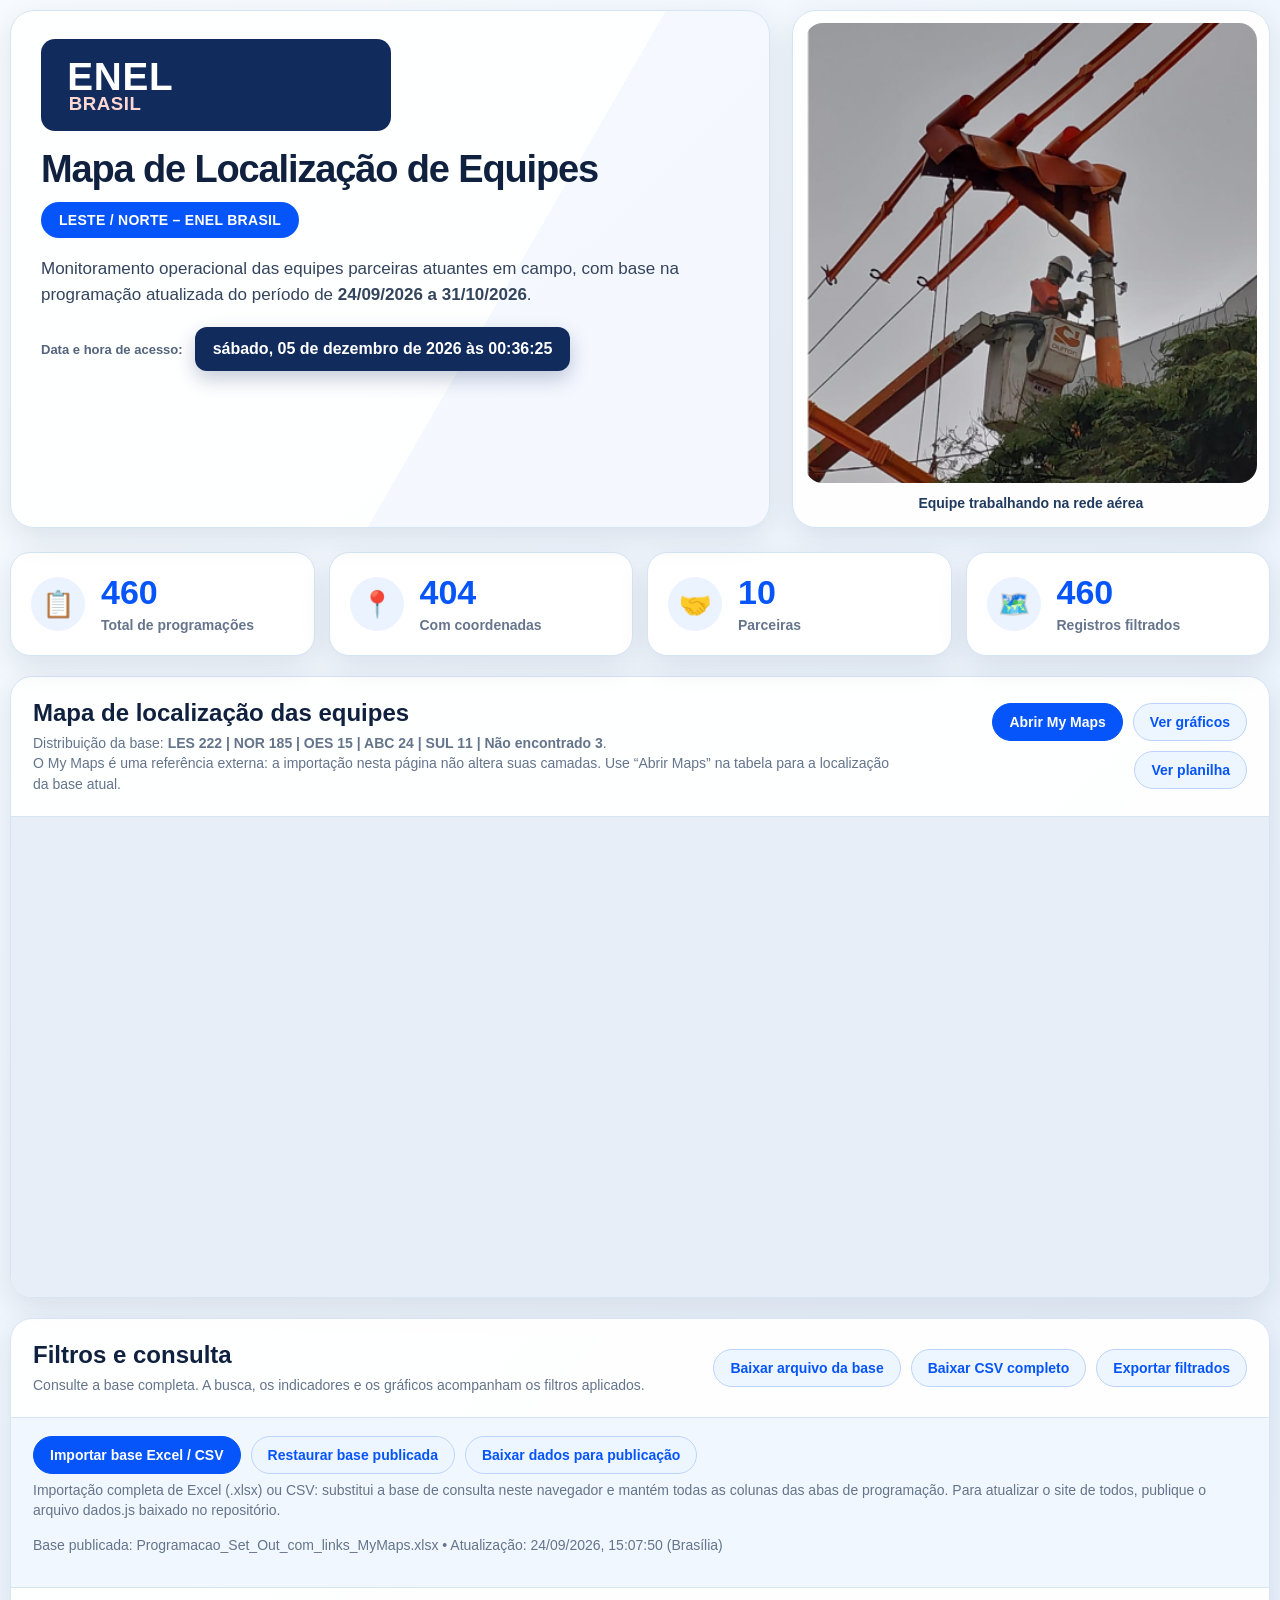
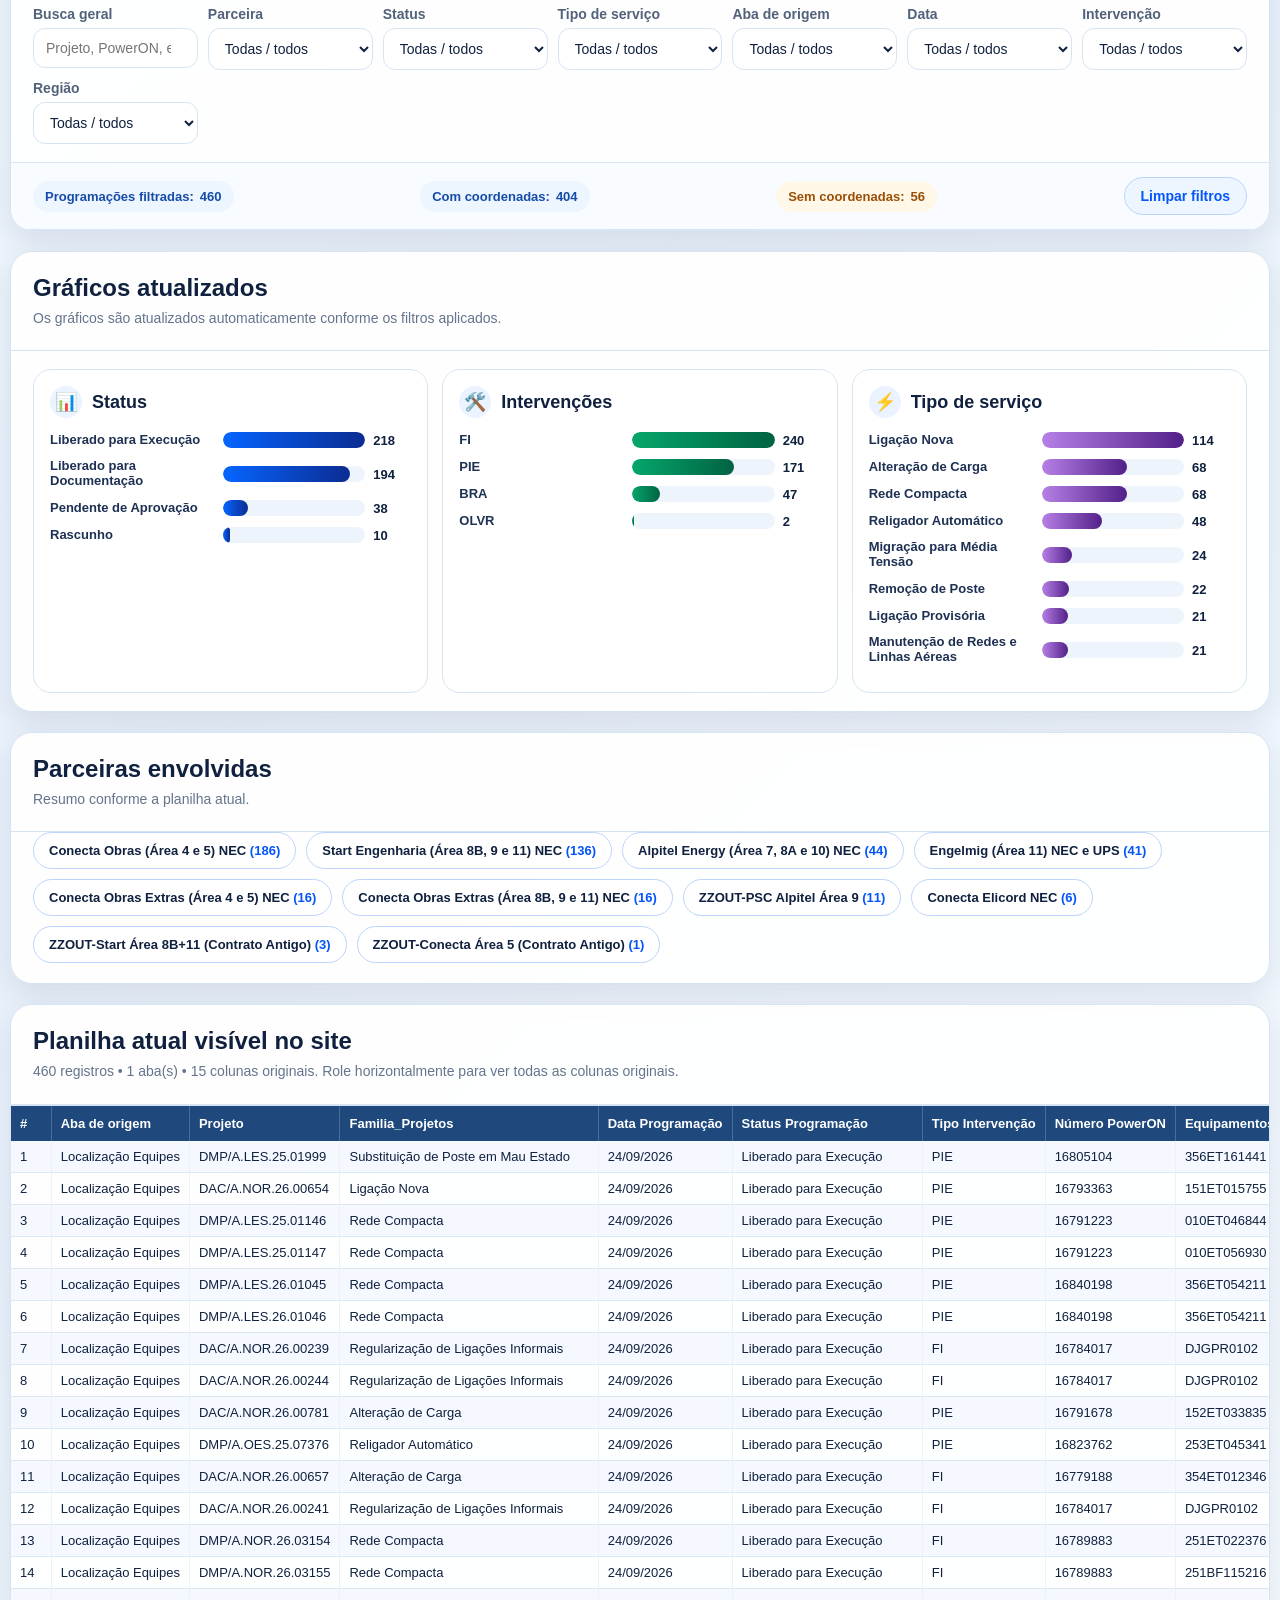
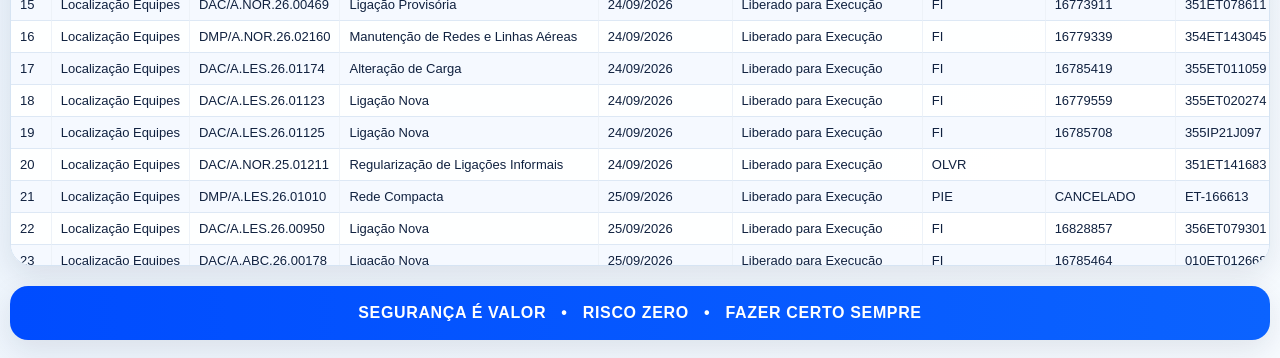
<file: index.html>
<!doctype html>
<html lang="pt-BR">
<head>
  <meta charset="utf-8">
  <meta name="viewport" content="width=device-width,initial-scale=1">
  <meta name="description" content="Mapa e consulta da programação de projetos e equipes de média tensão da Enel Brasil.">
  <title>Mapa de Localização de Equipes – Enel Brasil</title>
  <link rel="stylesheet" href="style.css">
</head>
<body>
  <div class="wrapper">
    <section class="hero">
      <div class="hero-main">
        <img src="enel-brasil.svg" alt="Enel Brasil" class="logo">
        <h1>Mapa de Localização de Equipes</h1>
        <div class="badge">LESTE / NORTE – ENEL BRASIL</div>
        <p class="lead">Monitoramento operacional das equipes parceiras atuantes em campo, com base na programação atualizada do período de <strong id="basePeriod">24/09/2026 a 31/10/2026</strong>.</p>
        <div class="clock-row">
          <span class="clock-label">Data e hora de acesso:</span>
          <span id="clock" class="clock">Carregando relógio...</span>
        </div>
      </div>
      <div class="hero-photo">
        <img src="foto-equipe-rede-aerea.png" alt="Equipe trabalhando na rede aérea" class="work-photo">
        <div class="photo-caption">Equipe trabalhando na rede aérea</div>
      </div>
    </section>

    <section class="kpis" aria-label="Indicadores da programação">
      <div class="kpi"><div class="ico" aria-hidden="true">📋</div><div><strong id="kTotal">—</strong><span>Total de programações</span></div></div>
      <div class="kpi"><div class="ico" aria-hidden="true">📍</div><div><strong id="kCoord">—</strong><span>Com coordenadas</span></div></div>
      <div class="kpi"><div class="ico" aria-hidden="true">🤝</div><div><strong id="kPartners">—</strong><span>Parceiras</span></div></div>
      <div class="kpi"><div class="ico" aria-hidden="true">🗺️</div><div><strong id="kFiltered">—</strong><span>Registros filtrados</span></div></div>
    </section>

    <section class="panel" id="mapa">
      <div class="panel-head">
        <div>
          <h2>Mapa de localização das equipes</h2>
          <div class="sub">Distribuição da base: <strong id="regionSummary"></strong>.<br>O My Maps é uma referência externa: a importação nesta página não altera suas camadas. Use “Abrir Maps” na tabela para a localização da base atual.</div>
        </div>
        <div class="actions">
          <a class="btn primary" href="https://www.google.com/maps/d/edit?hl=pt-BR&amp;mid=1kZbG01ey8w4VeP8FTa2MykKFCgyKw8A" target="_blank" rel="noopener">Abrir My Maps</a>
          <a class="btn" href="#graficos">Ver gráficos</a>
          <a class="btn" href="#lista">Ver planilha</a>
        </div>
      </div>
      <iframe class="map-frame" title="Mapa de localização das equipes" src="https://www.google.com/maps/d/embed?mid=1kZbG01ey8w4VeP8FTa2MykKFCgyKw8A&amp;ehbc=2E312F" loading="lazy" allowfullscreen referrerpolicy="no-referrer-when-downgrade"></iframe>
    </section>

    <section class="panel" id="filtros">
      <div class="panel-head">
        <div>
          <h2>Filtros e consulta</h2>
          <div class="sub">Consulte a base completa. A busca, os indicadores e os gráficos acompanham os filtros aplicados.</div>
        </div>
        <div class="actions">
          <a class="btn" id="downloadOriginal" href="Programacao_Set_Out_com_links_MyMaps.xlsx" download>Baixar arquivo da base</a>
          <button class="btn" id="downloadAll" type="button">Baixar CSV completo</button>
          <button class="btn" id="downloadFiltered" type="button">Exportar filtrados</button>
        </div>
      </div>
      <div class="import-panel">
        <div class="actions">
          <button class="btn primary" id="importButton" type="button">Importar base Excel / CSV</button>
          <input type="file" id="importFile" accept=".xlsx,.csv" hidden>
          <button class="btn" id="restoreBase" type="button">Restaurar base publicada</button>
          <button class="btn" id="downloadData" type="button">Baixar dados para publicação</button>
        </div>
        <p class="sub">Importação completa de Excel (.xlsx) ou CSV: substitui a base de consulta neste navegador e mantém todas as colunas das abas de programação. Para atualizar o site de todos, publique o arquivo dados.js baixado no repositório.</p>
        <p id="baseInfo" class="sub"></p>
        <p id="importStatus" role="status" aria-live="polite"></p>
      </div>
      <div class="filters">
        <div><label for="fBusca">Busca geral</label><input id="fBusca" type="search" placeholder="Projeto, PowerON, equipamento, parceira..."></div>
        <div><label for="fParceira">Parceira</label><select id="fParceira"><option value="">Todas</option></select></div>
        <div><label for="fStatus">Status</label><select id="fStatus"><option value="">Todos</option></select></div>
        <div><label for="fTipo">Tipo de serviço</label><select id="fTipo"><option value="">Todos</option></select></div>
        <div><label for="fAba">Aba de origem</label><select id="fAba"><option value="">Todas</option></select></div>
        <div><label for="fData">Data</label><select id="fData"><option value="">Todas</option></select></div>
        <div><label for="fIntervencao">Intervenção</label><select id="fIntervencao"><option value="">Todas</option></select></div>
        <div><label for="fRegiao">Região</label><select id="fRegiao"><option value="">Todas</option></select></div>
      </div>
      <div class="summary-bar" aria-live="polite">
        <span class="pill">Programações filtradas: <strong id="summaryCount">—</strong></span>
        <span class="pill">Com coordenadas: <strong id="summaryCoord">—</strong></span>
        <span class="pill warning">Sem coordenadas: <strong id="summaryMissing">—</strong></span>
        <button class="btn" id="clearFilters" type="button">Limpar filtros</button>
      </div>
    </section>

    <section class="panel" id="graficos">
      <div class="panel-head">
        <div>
          <h2>Gráficos atualizados</h2>
          <div class="sub">Os gráficos são atualizados automaticamente conforme os filtros aplicados.</div>
        </div>
      </div>
      <div class="charts">
        <div class="chart"><div class="chart-title"><span class="bubble" aria-hidden="true">📊</span>Status</div><div id="chartStatus"></div></div>
        <div class="chart"><div class="chart-title"><span class="bubble" aria-hidden="true">🛠️</span>Intervenções</div><div id="chartInterv"></div></div>
        <div class="chart"><div class="chart-title"><span class="bubble" aria-hidden="true">⚡</span>Tipo de serviço</div><div id="chartTipo"></div></div>
      </div>
    </section>

    <section class="panel">
      <div class="panel-head"><div><h2>Parceiras envolvidas</h2><div class="sub">Resumo conforme a planilha atual.</div></div></div>
      <div class="partner-tags" id="partnerTags"></div>
    </section>

    <section class="panel" id="lista">
      <div class="panel-head">
        <div>
          <h2>Planilha atual visível no site</h2>
          <div class="sub"><span id="tableInfo"></span> Role horizontalmente para ver todas as colunas originais.</div>
        </div>
      </div>
      <noscript><div class="empty static">Ative o JavaScript do navegador para visualizar e filtrar a planilha.</div></noscript>
      <div id="emptyMsg" class="empty">Nenhum projeto encontrado com os filtros aplicados.</div>
      <div class="table-wrap">
        <table id="projectTable">
          <thead>
            <tr>
              <th>#</th><th>Projeto</th><th>Tipo de Serviço</th><th>Data Prog.</th><th>Status</th><th>Intervenção</th><th>PowerON</th><th>Equipamento</th><th>Horário Início</th><th>Horário Fim</th><th>Parceira</th><th>Região</th><th>Latitude</th><th>Longitude</th><th>Coordenadas</th><th>Google Maps</th><th>My Maps</th>
            </tr>
          </thead>
          <tbody></tbody>
        </table>
      </div>
    </section>

    <div class="footer">SEGURANÇA É VALOR &nbsp; • &nbsp; RISCO ZERO &nbsp; • &nbsp; FAZER CERTO SEMPRE</div>
  </div>
  <script src="dados.js"></script>
  <script src="vendor/jszip.min.js"></script>
  <script src="importacao.js"></script>
  <script src="app.js"></script>
</body>
</html>
</file>
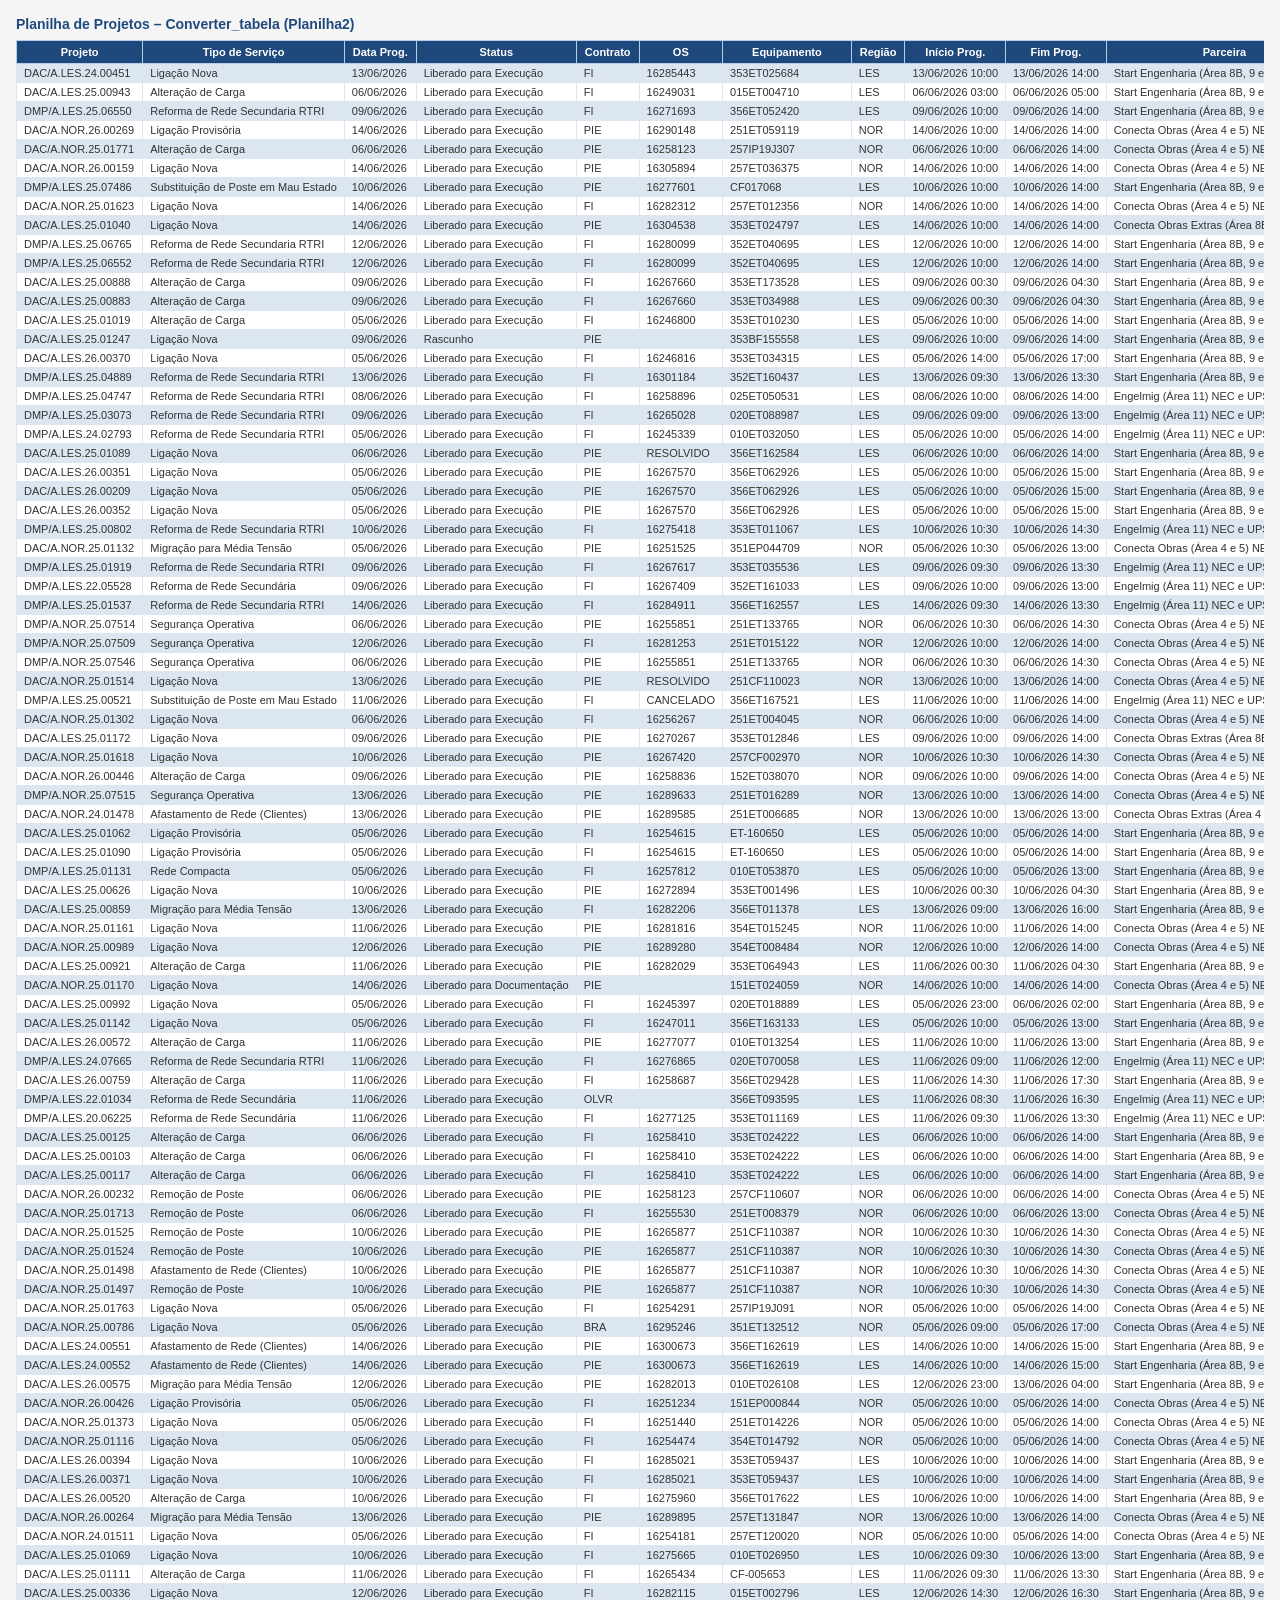
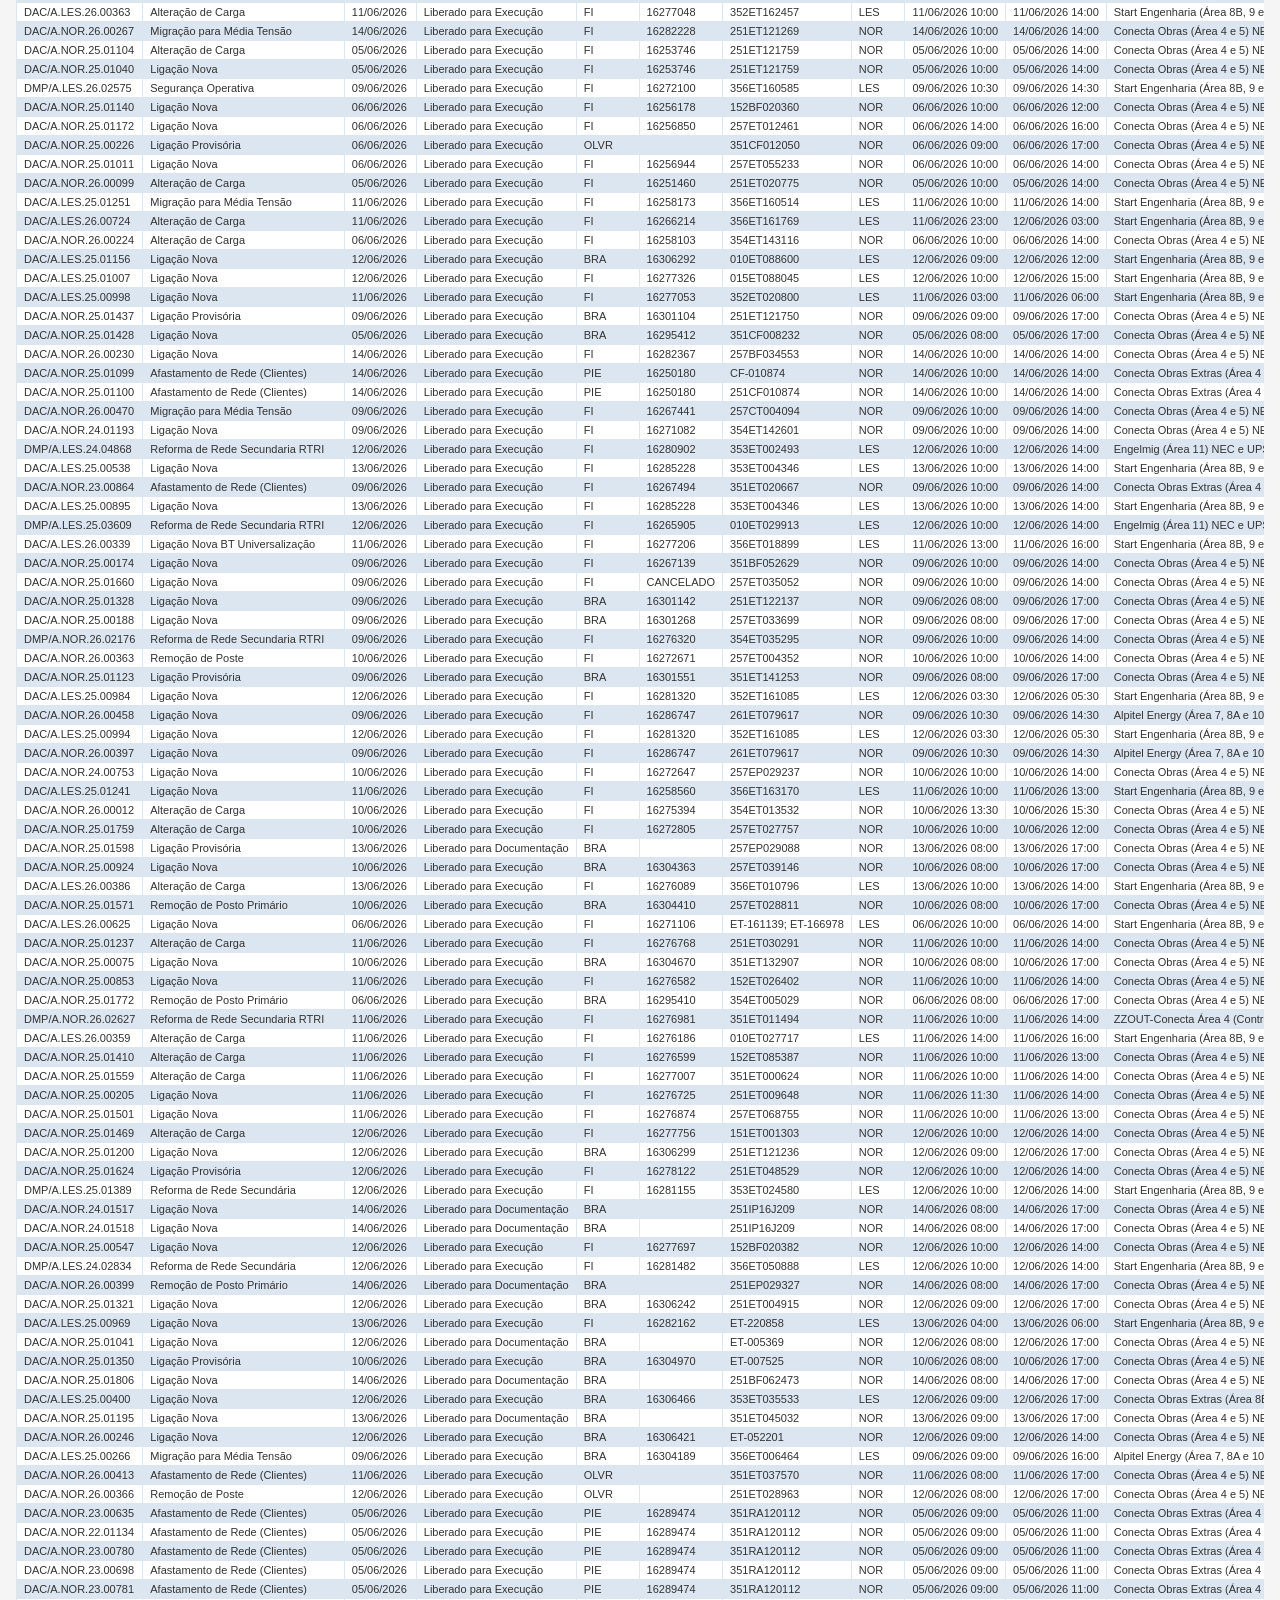
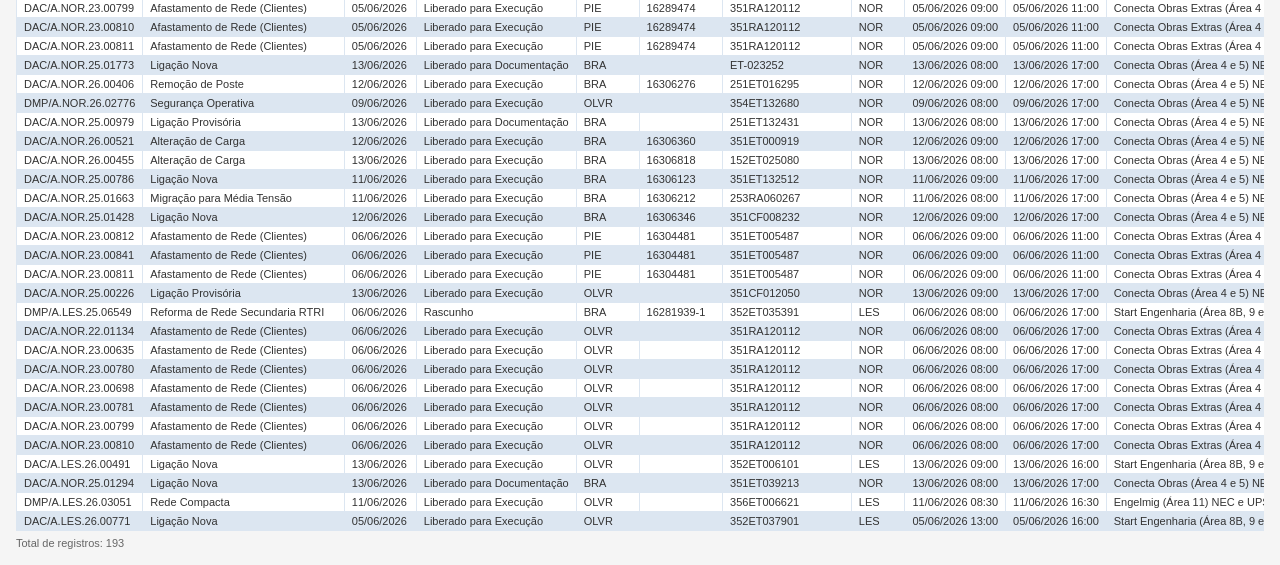
<file: Converter_tabela_original.html>
<!DOCTYPE html>
<html lang="pt-BR">
<head>
<meta charset="UTF-8">
<meta name="viewport" content="width=device-width, initial-scale=1.0">
<title>Tabela de Projetos – Enel Leste</title>
<style>
  body {
    font-family: Calibri, Arial, sans-serif;
    font-size: 11px;
    margin: 16px;
    background: #f5f5f5;
  }
  h2 {
    font-size: 14px;
    color: #1f497d;
    margin-bottom: 8px;
  }
  .table-wrap {
    overflow-x: auto;
  }
  table {
    border-collapse: collapse;
    width: max-content;
    min-width: 100%;
    background: white;
    box-shadow: 0 1px 4px rgba(0,0,0,0.12);
  }
  thead tr {
    background: #1f497d;
    color: white;
  }
  th {
    padding: 5px 8px;
    text-align: center;
    border: 1px solid #b8cce4;
    white-space: nowrap;
    font-weight: bold;
    font-size: 11px;
  }
  td {
    padding: 3px 7px;
    border: 1px solid #dce6f1;
    white-space: nowrap;
    font-size: 11px;
    color: #333;
  }
  tr:hover td {
    background: #fffacd !important;
  }
  .row-count {
    margin-top: 6px;
    font-size: 11px;
    color: #666;
  }
</style>
</head>
<body>
<h2>Planilha de Projetos – Converter_tabela (Planilha2)</h2>
<div class="table-wrap">
<table>
  <thead>
    <tr><th>Projeto</th><th>Tipo de Serviço</th><th>Data Prog.</th><th>Status</th><th>Contrato</th><th>OS</th><th>Equipamento</th><th>Região</th><th>Início Prog.</th><th>Fim Prog.</th><th>Parceira</th><th>Latitude</th><th>Longitude</th></tr>
  </thead>
  <tbody>
<tr style="background:#dce6f1"><td>DAC/A.LES.24.00451</td><td>Ligação Nova</td><td>13/06/2026</td><td>Liberado para Execução</td><td>FI</td><td>16285443</td><td>353ET025684</td><td>LES</td><td>13/06/2026 10:00</td><td>13/06/2026 14:00</td><td>Start Engenharia (Área 8B, 9  e 11) NEC</td><td>-23.52884509</td><td>-46.51292705</td></tr>
<tr style="background:#ffffff"><td>DAC/A.LES.25.00943</td><td>Alteração de Carga</td><td>06/06/2026</td><td>Liberado para Execução</td><td>FI</td><td>16249031</td><td>015ET004710</td><td>LES</td><td>06/06/2026 03:00</td><td>06/06/2026 05:00</td><td>Start Engenharia (Área 8B, 9  e 11) NEC</td><td>-23.66586993</td><td>-46.44798581</td></tr>
<tr style="background:#dce6f1"><td>DMP/A.LES.25.06550</td><td>Reforma de Rede Secundaria RTRI</td><td>09/06/2026</td><td>Liberado para Execução</td><td>FI</td><td>16271693</td><td>356ET052420</td><td>LES</td><td>09/06/2026 10:00</td><td>09/06/2026 14:00</td><td>Start Engenharia (Área 8B, 9  e 11) NEC</td><td>-23.51967800</td><td>-46.40659252</td></tr>
<tr style="background:#ffffff"><td>DAC/A.NOR.26.00269</td><td>Ligação Provisória</td><td>14/06/2026</td><td>Liberado para Execução</td><td>PIE</td><td>16290148</td><td>251ET059119</td><td>NOR</td><td>14/06/2026 10:00</td><td>14/06/2026 14:00</td><td>Conecta Obras (Área 4 e 5) NEC</td><td>-23.58484506</td><td>-46.68530049</td></tr>
<tr style="background:#dce6f1"><td>DAC/A.NOR.25.01771</td><td>Alteração de Carga</td><td>06/06/2026</td><td>Liberado para Execução</td><td>PIE</td><td>16258123</td><td>257IP19J307</td><td>NOR</td><td>06/06/2026 10:00</td><td>06/06/2026 14:00</td><td>Conecta Obras (Área 4 e 5) NEC</td><td></td><td></td></tr>
<tr style="background:#ffffff"><td>DAC/A.NOR.26.00159</td><td>Ligação Nova</td><td>14/06/2026</td><td>Liberado para Execução</td><td>PIE</td><td>16305894</td><td>257ET036375</td><td>NOR</td><td>14/06/2026 10:00</td><td>14/06/2026 14:00</td><td>Conecta Obras (Área 4 e 5) NEC</td><td>-23.56121001</td><td>-46.61383509</td></tr>
<tr style="background:#dce6f1"><td>DMP/A.LES.25.07486</td><td>Substituição de Poste em Mau Estado</td><td>10/06/2026</td><td>Liberado para Execução</td><td>PIE</td><td>16277601</td><td>CF017068</td><td>LES</td><td>10/06/2026 10:00</td><td>10/06/2026 14:00</td><td>Start Engenharia (Área 8B, 9  e 11) NEC</td><td></td><td></td></tr>
<tr style="background:#ffffff"><td>DAC/A.NOR.25.01623</td><td>Ligação Nova</td><td>14/06/2026</td><td>Liberado para Execução</td><td>FI</td><td>16282312</td><td>257ET012356</td><td>NOR</td><td>14/06/2026 10:00</td><td>14/06/2026 14:00</td><td>Conecta Obras (Área 4 e 5) NEC</td><td>-23.57375018</td><td>-46.62459732</td></tr>
<tr style="background:#dce6f1"><td>DAC/A.LES.25.01040</td><td>Ligação Nova</td><td>14/06/2026</td><td>Liberado para Execução</td><td>PIE</td><td>16304538</td><td>353ET024797</td><td>LES</td><td>14/06/2026 10:00</td><td>14/06/2026 14:00</td><td>Conecta Obras Extras (Área 8B, 9 e 11) NEC</td><td>-23.57961239</td><td>-46.50254604</td></tr>
<tr style="background:#ffffff"><td>DMP/A.LES.25.06765</td><td>Reforma de Rede Secundaria RTRI</td><td>12/06/2026</td><td>Liberado para Execução</td><td>FI</td><td>16280099</td><td>352ET040695</td><td>LES</td><td>12/06/2026 10:00</td><td>12/06/2026 14:00</td><td>Start Engenharia (Área 8B, 9  e 11) NEC</td><td>-23.51819642</td><td>-46.38368254</td></tr>
<tr style="background:#dce6f1"><td>DMP/A.LES.25.06552</td><td>Reforma de Rede Secundaria RTRI</td><td>12/06/2026</td><td>Liberado para Execução</td><td>FI</td><td>16280099</td><td>352ET040695</td><td>LES</td><td>12/06/2026 10:00</td><td>12/06/2026 14:00</td><td>Start Engenharia (Área 8B, 9  e 11) NEC</td><td>-23.51819642</td><td>-46.38368254</td></tr>
<tr style="background:#ffffff"><td>DAC/A.LES.25.00888</td><td>Alteração de Carga</td><td>09/06/2026</td><td>Liberado para Execução</td><td>FI</td><td>16267660</td><td>353ET173528</td><td>LES</td><td>09/06/2026 00:30</td><td>09/06/2026 04:30</td><td>Start Engenharia (Área 8B, 9  e 11) NEC</td><td>-23.53512711</td><td>-46.57736004</td></tr>
<tr style="background:#dce6f1"><td>DAC/A.LES.25.00883</td><td>Alteração de Carga</td><td>09/06/2026</td><td>Liberado para Execução</td><td>FI</td><td>16267660</td><td>353ET034988</td><td>LES</td><td>09/06/2026 00:30</td><td>09/06/2026 04:30</td><td>Start Engenharia (Área 8B, 9  e 11) NEC</td><td>-23.53512711</td><td>-46.57736004</td></tr>
<tr style="background:#ffffff"><td>DAC/A.LES.25.01019</td><td>Alteração de Carga</td><td>05/06/2026</td><td>Liberado para Execução</td><td>FI</td><td>16246800</td><td>353ET010230</td><td>LES</td><td>05/06/2026 10:00</td><td>05/06/2026 14:00</td><td>Start Engenharia (Área 8B, 9  e 11) NEC</td><td>-23.52585437</td><td>-46.53280941</td></tr>
<tr style="background:#dce6f1"><td>DAC/A.LES.25.01247</td><td>Ligação Nova</td><td>09/06/2026</td><td>Rascunho</td><td>PIE</td><td></td><td>353BF155558</td><td>LES</td><td>09/06/2026 10:00</td><td>09/06/2026 14:00</td><td>Start Engenharia (Área 8B, 9  e 11) NEC</td><td>-23.61253753</td><td>-46.47151087</td></tr>
<tr style="background:#ffffff"><td>DAC/A.LES.26.00370</td><td>Ligação Nova</td><td>05/06/2026</td><td>Liberado para Execução</td><td>FI</td><td>16246816</td><td>353ET034315</td><td>LES</td><td>05/06/2026 14:00</td><td>05/06/2026 17:00</td><td>Start Engenharia (Área 8B, 9  e 11) NEC</td><td>-23.53806843</td><td>-46.47273688</td></tr>
<tr style="background:#dce6f1"><td>DMP/A.LES.25.04889</td><td>Reforma de Rede Secundaria RTRI</td><td>13/06/2026</td><td>Liberado para Execução</td><td>FI</td><td>16301184</td><td>352ET160437</td><td>LES</td><td>13/06/2026 09:30</td><td>13/06/2026 13:30</td><td>Start Engenharia (Área 8B, 9  e 11) NEC</td><td>-23.52010627</td><td>-46.41117075</td></tr>
<tr style="background:#ffffff"><td>DMP/A.LES.25.04747</td><td>Reforma de Rede Secundaria RTRI</td><td>08/06/2026</td><td>Liberado para Execução</td><td>FI</td><td>16258896</td><td>025ET050531</td><td>LES</td><td>08/06/2026 10:00</td><td>08/06/2026 14:00</td><td>Engelmig (Área 11) NEC e UPS</td><td>-23.74523201</td><td>-46.36629483</td></tr>
<tr style="background:#dce6f1"><td>DMP/A.LES.25.03073</td><td>Reforma de Rede Secundaria RTRI</td><td>09/06/2026</td><td>Liberado para Execução</td><td>FI</td><td>16265028</td><td>020ET088987</td><td>LES</td><td>09/06/2026 09:00</td><td>09/06/2026 13:00</td><td>Engelmig (Área 11) NEC e UPS</td><td>-23.66180264</td><td>-46.36850290</td></tr>
<tr style="background:#ffffff"><td>DMP/A.LES.24.02793</td><td>Reforma de Rede Secundaria RTRI</td><td>05/06/2026</td><td>Liberado para Execução</td><td>FI</td><td>16245339</td><td>010ET032050</td><td>LES</td><td>05/06/2026 10:00</td><td>05/06/2026 14:00</td><td>Engelmig (Área 11) NEC e UPS</td><td>-23.63611882</td><td>-46.50237676</td></tr>
<tr style="background:#dce6f1"><td>DAC/A.LES.25.01089</td><td>Ligação Nova</td><td>06/06/2026</td><td>Liberado para Execução</td><td>PIE</td><td>RESOLVIDO</td><td>356ET162584</td><td>LES</td><td>06/06/2026 10:00</td><td>06/06/2026 14:00</td><td>Start Engenharia (Área 8B, 9  e 11) NEC</td><td>-23.57172662</td><td>-46.45067358</td></tr>
<tr style="background:#ffffff"><td>DAC/A.LES.26.00351</td><td>Ligação Nova</td><td>05/06/2026</td><td>Liberado para Execução</td><td>PIE</td><td>16267570</td><td>356ET062926</td><td>LES</td><td>05/06/2026 10:00</td><td>05/06/2026 15:00</td><td>Start Engenharia (Área 8B, 9  e 11) NEC</td><td>-23.59411624</td><td>-46.47907602</td></tr>
<tr style="background:#dce6f1"><td>DAC/A.LES.26.00209</td><td>Ligação Nova</td><td>05/06/2026</td><td>Liberado para Execução</td><td>PIE</td><td>16267570</td><td>356ET062926</td><td>LES</td><td>05/06/2026 10:00</td><td>05/06/2026 15:00</td><td>Start Engenharia (Área 8B, 9  e 11) NEC</td><td>-23.59411624</td><td>-46.47907602</td></tr>
<tr style="background:#ffffff"><td>DAC/A.LES.26.00352</td><td>Ligação Nova</td><td>05/06/2026</td><td>Liberado para Execução</td><td>PIE</td><td>16267570</td><td>356ET062926</td><td>LES</td><td>05/06/2026 10:00</td><td>05/06/2026 15:00</td><td>Start Engenharia (Área 8B, 9  e 11) NEC</td><td>-23.59411624</td><td>-46.47907602</td></tr>
<tr style="background:#dce6f1"><td>DMP/A.LES.25.00802</td><td>Reforma de Rede Secundaria RTRI</td><td>10/06/2026</td><td>Liberado para Execução</td><td>FI</td><td>16275418</td><td>353ET011067</td><td>LES</td><td>10/06/2026 10:30</td><td>10/06/2026 14:30</td><td>Engelmig (Área 11) NEC e UPS</td><td>-23.54102896</td><td>-46.55388141</td></tr>
<tr style="background:#ffffff"><td>DAC/A.NOR.25.01132</td><td>Migração para Média Tensão</td><td>05/06/2026</td><td>Liberado para Execução</td><td>PIE</td><td>16251525</td><td>351EP044709</td><td>NOR</td><td>05/06/2026 10:30</td><td>05/06/2026 13:00</td><td>Conecta Obras (Área 4 e 5) NEC</td><td></td><td></td></tr>
<tr style="background:#dce6f1"><td>DMP/A.LES.25.01919</td><td>Reforma de Rede Secundaria RTRI</td><td>09/06/2026</td><td>Liberado para Execução</td><td>FI</td><td>16267617</td><td>353ET035536</td><td>LES</td><td>09/06/2026 09:30</td><td>09/06/2026 13:30</td><td>Engelmig (Área 11) NEC e UPS</td><td>-23.57977038</td><td>-46.51185956</td></tr>
<tr style="background:#ffffff"><td>DMP/A.LES.22.05528</td><td>Reforma de Rede Secundária</td><td>09/06/2026</td><td>Liberado para Execução</td><td>FI</td><td>16267409</td><td>352ET161033</td><td>LES</td><td>09/06/2026 10:00</td><td>09/06/2026 13:00</td><td>Engelmig (Área 11) NEC e UPS</td><td>-23.50383267</td><td>-46.47450158</td></tr>
<tr style="background:#dce6f1"><td>DMP/A.LES.25.01537</td><td>Reforma de Rede Secundaria RTRI</td><td>14/06/2026</td><td>Liberado para Execução</td><td>FI</td><td>16284911</td><td>356ET162557</td><td>LES</td><td>14/06/2026 09:30</td><td>14/06/2026 13:30</td><td>Engelmig (Área 11) NEC e UPS</td><td>-23.52120207</td><td>-46.41878254</td></tr>
<tr style="background:#ffffff"><td>DMP/A.NOR.25.07514</td><td>Segurança Operativa</td><td>06/06/2026</td><td>Liberado para Execução</td><td>PIE</td><td>16255851</td><td>251ET133765</td><td>NOR</td><td>06/06/2026 10:30</td><td>06/06/2026 14:30</td><td>Conecta Obras (Área 4 e 5) NEC</td><td>-23.62167896</td><td>-46.63970790</td></tr>
<tr style="background:#dce6f1"><td>DMP/A.NOR.25.07509</td><td>Segurança Operativa</td><td>12/06/2026</td><td>Liberado para Execução</td><td>FI</td><td>16281253</td><td>251ET015122</td><td>NOR</td><td>12/06/2026 10:00</td><td>12/06/2026 14:00</td><td>Conecta Obras (Área 4 e 5) NEC</td><td>-23.62700212</td><td>-46.66764038</td></tr>
<tr style="background:#ffffff"><td>DMP/A.NOR.25.07546</td><td>Segurança Operativa</td><td>06/06/2026</td><td>Liberado para Execução</td><td>PIE</td><td>16255851</td><td>251ET133765</td><td>NOR</td><td>06/06/2026 10:30</td><td>06/06/2026 14:30</td><td>Conecta Obras (Área 4 e 5) NEC</td><td>-23.62309797</td><td>-46.64005830</td></tr>
<tr style="background:#dce6f1"><td>DAC/A.NOR.25.01514</td><td>Ligação Nova</td><td>13/06/2026</td><td>Liberado para Execução</td><td>PIE</td><td>RESOLVIDO</td><td>251CF110023</td><td>NOR</td><td>13/06/2026 10:00</td><td>13/06/2026 14:00</td><td>Conecta Obras (Área 4 e 5) NEC</td><td>-23.61325037</td><td>-46.67174118</td></tr>
<tr style="background:#ffffff"><td>DMP/A.LES.25.00521</td><td>Substituição de Poste em Mau Estado</td><td>11/06/2026</td><td>Liberado para Execução</td><td>FI</td><td>CANCELADO</td><td>356ET167521</td><td>LES</td><td>11/06/2026 10:00</td><td>11/06/2026 14:00</td><td>Engelmig (Área 11) NEC e UPS</td><td>-23.62020746</td><td>-46.43054859</td></tr>
<tr style="background:#dce6f1"><td>DAC/A.NOR.25.01302</td><td>Ligação Nova</td><td>06/06/2026</td><td>Liberado para Execução</td><td>FI</td><td>16256267</td><td>251ET004045</td><td>NOR</td><td>06/06/2026 10:00</td><td>06/06/2026 14:00</td><td>Conecta Obras (Área 4 e 5) NEC</td><td>-23.57213159</td><td>-46.66249672</td></tr>
<tr style="background:#ffffff"><td>DAC/A.LES.25.01172</td><td>Ligação Nova</td><td>09/06/2026</td><td>Liberado para Execução</td><td>PIE</td><td>16270267</td><td>353ET012846</td><td>LES</td><td>09/06/2026 10:00</td><td>09/06/2026 14:00</td><td>Conecta Obras Extras (Área 8B, 9 e 11) NEC</td><td>-23.53877352</td><td>-46.59429823</td></tr>
<tr style="background:#dce6f1"><td>DAC/A.NOR.25.01618</td><td>Ligação Nova</td><td>10/06/2026</td><td>Liberado para Execução</td><td>PIE</td><td>16267420</td><td>257CF002970</td><td>NOR</td><td>10/06/2026 10:30</td><td>10/06/2026 14:30</td><td>Conecta Obras (Área 4 e 5) NEC</td><td>-23.60039315</td><td>-46.61226052</td></tr>
<tr style="background:#ffffff"><td>DAC/A.NOR.26.00446</td><td>Alteração de Carga</td><td>09/06/2026</td><td>Liberado para Execução</td><td>PIE</td><td>16258836</td><td>152ET038070</td><td>NOR</td><td>09/06/2026 10:00</td><td>09/06/2026 14:00</td><td>Conecta Obras (Área 4 e 5) NEC</td><td>-23.53794273</td><td>-46.66000002</td></tr>
<tr style="background:#dce6f1"><td>DMP/A.NOR.25.07515</td><td>Segurança Operativa</td><td>13/06/2026</td><td>Liberado para Execução</td><td>PIE</td><td>16289633</td><td>251ET016289</td><td>NOR</td><td>13/06/2026 10:00</td><td>13/06/2026 14:00</td><td>Conecta Obras (Área 4 e 5) NEC</td><td>-23.62118815</td><td>-46.64163162</td></tr>
<tr style="background:#ffffff"><td>DAC/A.NOR.24.01478</td><td>Afastamento de Rede (Clientes)</td><td>13/06/2026</td><td>Liberado para Execução</td><td>PIE</td><td>16289585</td><td>251ET006685</td><td>NOR</td><td>13/06/2026 10:00</td><td>13/06/2026 13:00</td><td>Conecta Obras Extras (Área 4 e 5) NEC</td><td>-23.59746504</td><td>-46.67378293</td></tr>
<tr style="background:#dce6f1"><td>DAC/A.LES.25.01062</td><td>Ligação Provisória</td><td>05/06/2026</td><td>Liberado para Execução</td><td>FI</td><td>16254615</td><td>ET-160650</td><td>LES</td><td>05/06/2026 10:00</td><td>05/06/2026 14:00</td><td>Start Engenharia (Área 8B, 9  e 11) NEC</td><td>-23.62423915</td><td>-46.49347294</td></tr>
<tr style="background:#ffffff"><td>DAC/A.LES.25.01090</td><td>Ligação Provisória</td><td>05/06/2026</td><td>Liberado para Execução</td><td>FI</td><td>16254615</td><td>ET-160650</td><td>LES</td><td>05/06/2026 10:00</td><td>05/06/2026 14:00</td><td>Start Engenharia (Área 8B, 9  e 11) NEC</td><td>-23.62423915</td><td>-46.49347294</td></tr>
<tr style="background:#dce6f1"><td>DMP/A.LES.25.01131</td><td>Rede Compacta</td><td>05/06/2026</td><td>Liberado para Execução</td><td>FI</td><td>16257812</td><td>010ET053870</td><td>LES</td><td>05/06/2026 10:00</td><td>05/06/2026 13:00</td><td>Start Engenharia (Área 8B, 9  e 11) NEC</td><td></td><td></td></tr>
<tr style="background:#ffffff"><td>DAC/A.LES.25.00626</td><td>Ligação Nova</td><td>10/06/2026</td><td>Liberado para Execução</td><td>PIE</td><td>16272894</td><td>353ET001496</td><td>LES</td><td>10/06/2026 00:30</td><td>10/06/2026 04:30</td><td>Start Engenharia (Área 8B, 9  e 11) NEC</td><td>-23.54334248</td><td>-46.59794903</td></tr>
<tr style="background:#dce6f1"><td>DAC/A.LES.25.00859</td><td>Migração para Média Tensão</td><td>13/06/2026</td><td>Liberado para Execução</td><td>FI</td><td>16282206</td><td>356ET011378</td><td>LES</td><td>13/06/2026 09:00</td><td>13/06/2026 16:00</td><td>Start Engenharia (Área 8B, 9  e 11) NEC</td><td></td><td></td></tr>
<tr style="background:#ffffff"><td>DAC/A.NOR.25.01161</td><td>Ligação Nova</td><td>11/06/2026</td><td>Liberado para Execução</td><td>PIE</td><td>16281816</td><td>354ET015245</td><td>NOR</td><td>11/06/2026 10:00</td><td>11/06/2026 14:00</td><td>Conecta Obras (Área 4 e 5) NEC</td><td>-23.47570829</td><td>-46.59569300</td></tr>
<tr style="background:#dce6f1"><td>DAC/A.NOR.25.00989</td><td>Ligação Nova</td><td>12/06/2026</td><td>Liberado para Execução</td><td>PIE</td><td>16289280</td><td>354ET008484</td><td>NOR</td><td>12/06/2026 10:00</td><td>12/06/2026 14:00</td><td>Conecta Obras (Área 4 e 5) NEC</td><td></td><td></td></tr>
<tr style="background:#ffffff"><td>DAC/A.LES.25.00921</td><td>Alteração de Carga</td><td>11/06/2026</td><td>Liberado para Execução</td><td>PIE</td><td>16282029</td><td>353ET064943</td><td>LES</td><td>11/06/2026 00:30</td><td>11/06/2026 04:30</td><td>Start Engenharia (Área 8B, 9  e 11) NEC</td><td>-23.57024522</td><td>-46.50751056</td></tr>
<tr style="background:#dce6f1"><td>DAC/A.NOR.25.01170</td><td>Ligação Nova</td><td>14/06/2026</td><td>Liberado para Documentação</td><td>PIE</td><td></td><td>151ET024059</td><td>NOR</td><td>14/06/2026 10:00</td><td>14/06/2026 14:00</td><td>Conecta Obras (Área 4 e 5) NEC</td><td>-23.56159469</td><td>-46.66911364</td></tr>
<tr style="background:#ffffff"><td>DAC/A.LES.25.00992</td><td>Ligação Nova</td><td>05/06/2026</td><td>Liberado para Execução</td><td>FI</td><td>16245397</td><td>020ET018889</td><td>LES</td><td>05/06/2026 23:00</td><td>06/06/2026 02:00</td><td>Start Engenharia (Área 8B, 9  e 11) NEC</td><td>-23.71059039</td><td>-46.40361914</td></tr>
<tr style="background:#dce6f1"><td>DAC/A.LES.25.01142</td><td>Ligação Nova</td><td>05/06/2026</td><td>Liberado para Execução</td><td>FI</td><td>16247011</td><td>356ET163133</td><td>LES</td><td>05/06/2026 10:00</td><td>05/06/2026 13:00</td><td>Start Engenharia (Área 8B, 9  e 11) NEC</td><td>-23.53104040</td><td>-46.44011370</td></tr>
<tr style="background:#ffffff"><td>DAC/A.LES.26.00572</td><td>Alteração de Carga</td><td>11/06/2026</td><td>Liberado para Execução</td><td>PIE</td><td>16277077</td><td>010ET013254</td><td>LES</td><td>11/06/2026 10:00</td><td>11/06/2026 13:00</td><td>Start Engenharia (Área 8B, 9  e 11) NEC</td><td>-23.69181092</td><td>-46.52033207</td></tr>
<tr style="background:#dce6f1"><td>DMP/A.LES.24.07665</td><td>Reforma de Rede Secundaria RTRI</td><td>11/06/2026</td><td>Liberado para Execução</td><td>FI</td><td>16276865</td><td>020ET070058</td><td>LES</td><td>11/06/2026 09:00</td><td>11/06/2026 12:00</td><td>Engelmig (Área 11) NEC e UPS</td><td>-23.69578110</td><td>-46.43695104</td></tr>
<tr style="background:#ffffff"><td>DAC/A.LES.26.00759</td><td>Alteração de Carga</td><td>11/06/2026</td><td>Liberado para Execução</td><td>FI</td><td>16258687</td><td>356ET029428</td><td>LES</td><td>11/06/2026 14:30</td><td>11/06/2026 17:30</td><td>Start Engenharia (Área 8B, 9  e 11) NEC</td><td>-23.60481325</td><td>-46.43097145</td></tr>
<tr style="background:#dce6f1"><td>DMP/A.LES.22.01034</td><td>Reforma de Rede Secundária</td><td>11/06/2026</td><td>Liberado para Execução</td><td>OLVR</td><td></td><td>356ET093595</td><td>LES</td><td>11/06/2026 08:30</td><td>11/06/2026 16:30</td><td>Engelmig (Área 11) NEC e UPS</td><td>-23.58206269</td><td>-46.39687580</td></tr>
<tr style="background:#ffffff"><td>DMP/A.LES.20.06225</td><td>Reforma de Rede Secundária</td><td>11/06/2026</td><td>Liberado para Execução</td><td>FI</td><td>16277125</td><td>353ET011169</td><td>LES</td><td>11/06/2026 09:30</td><td>11/06/2026 13:30</td><td>Engelmig (Área 11) NEC e UPS</td><td>-23.52670879</td><td>-46.51668464</td></tr>
<tr style="background:#dce6f1"><td>DAC/A.LES.25.00125</td><td>Alteração de Carga</td><td>06/06/2026</td><td>Liberado para Execução</td><td>FI</td><td>16258410</td><td>353ET024222</td><td>LES</td><td>06/06/2026 10:00</td><td>06/06/2026 14:00</td><td>Start Engenharia (Área 8B, 9  e 11) NEC</td><td></td><td></td></tr>
<tr style="background:#ffffff"><td>DAC/A.LES.25.00103</td><td>Alteração de Carga</td><td>06/06/2026</td><td>Liberado para Execução</td><td>FI</td><td>16258410</td><td>353ET024222</td><td>LES</td><td>06/06/2026 10:00</td><td>06/06/2026 14:00</td><td>Start Engenharia (Área 8B, 9  e 11) NEC</td><td></td><td></td></tr>
<tr style="background:#dce6f1"><td>DAC/A.LES.25.00117</td><td>Alteração de Carga</td><td>06/06/2026</td><td>Liberado para Execução</td><td>FI</td><td>16258410</td><td>353ET024222</td><td>LES</td><td>06/06/2026 10:00</td><td>06/06/2026 14:00</td><td>Start Engenharia (Área 8B, 9  e 11) NEC</td><td></td><td></td></tr>
<tr style="background:#ffffff"><td>DAC/A.NOR.26.00232</td><td>Remoção de Poste</td><td>06/06/2026</td><td>Liberado para Execução</td><td>PIE</td><td>16258123</td><td>257CF110607</td><td>NOR</td><td>06/06/2026 10:00</td><td>06/06/2026 14:00</td><td>Conecta Obras (Área 4 e 5) NEC</td><td>-23.58110301</td><td>-46.63928789</td></tr>
<tr style="background:#dce6f1"><td>DAC/A.NOR.25.01713</td><td>Remoção de Poste</td><td>06/06/2026</td><td>Liberado para Execução</td><td>FI</td><td>16255530</td><td>251ET008379</td><td>NOR</td><td>06/06/2026 10:00</td><td>06/06/2026 13:00</td><td>Conecta Obras (Área 4 e 5) NEC</td><td>-23.61133225</td><td>-46.65135760</td></tr>
<tr style="background:#ffffff"><td>DAC/A.NOR.25.01525</td><td>Remoção de Poste</td><td>10/06/2026</td><td>Liberado para Execução</td><td>PIE</td><td>16265877</td><td>251CF110387</td><td>NOR</td><td>10/06/2026 10:30</td><td>10/06/2026 14:30</td><td>Conecta Obras (Área 4 e 5) NEC</td><td>-23.60402029</td><td>-46.66810199</td></tr>
<tr style="background:#dce6f1"><td>DAC/A.NOR.25.01524</td><td>Remoção de Poste</td><td>10/06/2026</td><td>Liberado para Execução</td><td>PIE</td><td>16265877</td><td>251CF110387</td><td>NOR</td><td>10/06/2026 10:30</td><td>10/06/2026 14:30</td><td>Conecta Obras (Área 4 e 5) NEC</td><td>-23.60402029</td><td>-46.66810199</td></tr>
<tr style="background:#ffffff"><td>DAC/A.NOR.25.01498</td><td>Afastamento de Rede (Clientes)</td><td>10/06/2026</td><td>Liberado para Execução</td><td>PIE</td><td>16265877</td><td>251CF110387</td><td>NOR</td><td>10/06/2026 10:30</td><td>10/06/2026 14:30</td><td>Conecta Obras (Área 4 e 5) NEC</td><td>-23.60402029</td><td>-46.66810199</td></tr>
<tr style="background:#dce6f1"><td>DAC/A.NOR.25.01497</td><td>Remoção de Poste</td><td>10/06/2026</td><td>Liberado para Execução</td><td>PIE</td><td>16265877</td><td>251CF110387</td><td>NOR</td><td>10/06/2026 10:30</td><td>10/06/2026 14:30</td><td>Conecta Obras (Área 4 e 5) NEC</td><td>-23.60402029</td><td>-46.66810199</td></tr>
<tr style="background:#ffffff"><td>DAC/A.NOR.25.01763</td><td>Ligação Nova</td><td>05/06/2026</td><td>Liberado para Execução</td><td>FI</td><td>16254291</td><td>257IP19J091</td><td>NOR</td><td>05/06/2026 10:00</td><td>05/06/2026 14:00</td><td>Conecta Obras (Área 4 e 5) NEC</td><td>-23.59582252</td><td>-46.63679362</td></tr>
<tr style="background:#dce6f1"><td>DAC/A.NOR.25.00786</td><td>Ligação Nova</td><td>05/06/2026</td><td>Liberado para Execução</td><td>BRA</td><td>16295246</td><td>351ET132512</td><td>NOR</td><td>05/06/2026 09:00</td><td>05/06/2026 17:00</td><td>Conecta Obras (Área 4 e 5) NEC</td><td>-23.44265338</td><td>-46.72573661</td></tr>
<tr style="background:#ffffff"><td>DAC/A.LES.24.00551</td><td>Afastamento de Rede (Clientes)</td><td>14/06/2026</td><td>Liberado para Execução</td><td>PIE</td><td>16300673</td><td>356ET162619</td><td>LES</td><td>14/06/2026 10:00</td><td>14/06/2026 15:00</td><td>Start Engenharia (Área 8B, 9  e 11) NEC</td><td>-23.59645075</td><td>-46.45535539</td></tr>
<tr style="background:#dce6f1"><td>DAC/A.LES.24.00552</td><td>Afastamento de Rede (Clientes)</td><td>14/06/2026</td><td>Liberado para Execução</td><td>PIE</td><td>16300673</td><td>356ET162619</td><td>LES</td><td>14/06/2026 10:00</td><td>14/06/2026 15:00</td><td>Start Engenharia (Área 8B, 9  e 11) NEC</td><td>-23.59645075</td><td>-46.45535539</td></tr>
<tr style="background:#ffffff"><td>DAC/A.LES.26.00575</td><td>Migração para Média Tensão</td><td>12/06/2026</td><td>Liberado para Execução</td><td>PIE</td><td>16282013</td><td>010ET026108</td><td>LES</td><td>12/06/2026 23:00</td><td>13/06/2026 04:00</td><td>Start Engenharia (Área 8B, 9  e 11) NEC</td><td>-23.65379052</td><td>-46.54475267</td></tr>
<tr style="background:#dce6f1"><td>DAC/A.NOR.26.00426</td><td>Ligação Provisória</td><td>05/06/2026</td><td>Liberado para Execução</td><td>FI</td><td>16251234</td><td>151EP000844</td><td>NOR</td><td>05/06/2026 10:00</td><td>05/06/2026 14:00</td><td>Conecta Obras (Área 4 e 5) NEC</td><td></td><td></td></tr>
<tr style="background:#ffffff"><td>DAC/A.NOR.25.01373</td><td>Ligação Nova</td><td>05/06/2026</td><td>Liberado para Execução</td><td>FI</td><td>16251440</td><td>251ET014226</td><td>NOR</td><td>05/06/2026 10:00</td><td>05/06/2026 14:00</td><td>Conecta Obras (Área 4 e 5) NEC</td><td>-23.63513720</td><td>-46.67449988</td></tr>
<tr style="background:#dce6f1"><td>DAC/A.NOR.25.01116</td><td>Ligação Nova</td><td>05/06/2026</td><td>Liberado para Execução</td><td>FI</td><td>16254474</td><td>354ET014792</td><td>NOR</td><td>05/06/2026 10:00</td><td>05/06/2026 14:00</td><td>Conecta Obras (Área 4 e 5) NEC</td><td>-23.43709671</td><td>-46.59227877</td></tr>
<tr style="background:#ffffff"><td>DAC/A.LES.26.00394</td><td>Ligação Nova</td><td>10/06/2026</td><td>Liberado para Execução</td><td>FI</td><td>16285021</td><td>353ET059437</td><td>LES</td><td>10/06/2026 10:00</td><td>10/06/2026 14:00</td><td>Start Engenharia (Área 8B, 9  e 11) NEC</td><td>-23.51250282</td><td>-46.52875314</td></tr>
<tr style="background:#dce6f1"><td>DAC/A.LES.26.00371</td><td>Ligação Nova</td><td>10/06/2026</td><td>Liberado para Execução</td><td>FI</td><td>16285021</td><td>353ET059437</td><td>LES</td><td>10/06/2026 10:00</td><td>10/06/2026 14:00</td><td>Start Engenharia (Área 8B, 9  e 11) NEC</td><td>-23.51250282</td><td>-46.52875314</td></tr>
<tr style="background:#ffffff"><td>DAC/A.LES.26.00520</td><td>Alteração de Carga</td><td>10/06/2026</td><td>Liberado para Execução</td><td>FI</td><td>16275960</td><td>356ET017622</td><td>LES</td><td>10/06/2026 10:00</td><td>10/06/2026 14:00</td><td>Start Engenharia (Área 8B, 9  e 11) NEC</td><td>-23.53252241</td><td>-46.44770006</td></tr>
<tr style="background:#dce6f1"><td>DAC/A.NOR.26.00264</td><td>Migração para Média Tensão</td><td>13/06/2026</td><td>Liberado para Execução</td><td>PIE</td><td>16289895</td><td>257ET131847</td><td>NOR</td><td>13/06/2026 10:00</td><td>13/06/2026 14:00</td><td>Conecta Obras (Área 4 e 5) NEC</td><td>-23.60095662</td><td>-46.65305023</td></tr>
<tr style="background:#ffffff"><td>DAC/A.NOR.24.01511</td><td>Ligação Nova</td><td>05/06/2026</td><td>Liberado para Execução</td><td>FI</td><td>16254181</td><td>257ET120020</td><td>NOR</td><td>05/06/2026 10:00</td><td>05/06/2026 14:00</td><td>Conecta Obras (Área 4 e 5) NEC</td><td>-23.58295645</td><td>-46.63453336</td></tr>
<tr style="background:#dce6f1"><td>DAC/A.LES.25.01069</td><td>Ligação Nova</td><td>10/06/2026</td><td>Liberado para Execução</td><td>FI</td><td>16275665</td><td>010ET026950</td><td>LES</td><td>10/06/2026 09:30</td><td>10/06/2026 13:00</td><td>Start Engenharia (Área 8B, 9  e 11) NEC</td><td>-23.66466366</td><td>-46.54108623</td></tr>
<tr style="background:#ffffff"><td>DAC/A.LES.25.01111</td><td>Alteração de Carga</td><td>11/06/2026</td><td>Liberado para Execução</td><td>FI</td><td>16265434</td><td>CF-005653</td><td>LES</td><td>11/06/2026 09:30</td><td>11/06/2026 13:30</td><td>Start Engenharia (Área 8B, 9  e 11) NEC</td><td>-23.48101510</td><td>-46.42954314</td></tr>
<tr style="background:#dce6f1"><td>DAC/A.LES.25.00336</td><td>Ligação Nova</td><td>12/06/2026</td><td>Liberado para Execução</td><td>FI</td><td>16282115</td><td>015ET002796</td><td>LES</td><td>12/06/2026 14:30</td><td>12/06/2026 16:30</td><td>Start Engenharia (Área 8B, 9  e 11) NEC</td><td>-23.66531657</td><td>-46.45679634</td></tr>
<tr style="background:#ffffff"><td>DAC/A.LES.26.00363</td><td>Alteração de Carga</td><td>11/06/2026</td><td>Liberado para Execução</td><td>FI</td><td>16277048</td><td>352ET162457</td><td>LES</td><td>11/06/2026 10:00</td><td>11/06/2026 14:00</td><td>Start Engenharia (Área 8B, 9  e 11) NEC</td><td>-23.52131052</td><td>-46.41167181</td></tr>
<tr style="background:#dce6f1"><td>DAC/A.NOR.26.00267</td><td>Migração para Média Tensão</td><td>14/06/2026</td><td>Liberado para Execução</td><td>FI</td><td>16282228</td><td>251ET121269</td><td>NOR</td><td>14/06/2026 10:00</td><td>14/06/2026 14:00</td><td>Conecta Obras (Área 4 e 5) NEC</td><td>-23.60123582</td><td>-46.68337182</td></tr>
<tr style="background:#ffffff"><td>DAC/A.NOR.25.01104</td><td>Alteração de Carga</td><td>05/06/2026</td><td>Liberado para Execução</td><td>FI</td><td>16253746</td><td>251ET121759</td><td>NOR</td><td>05/06/2026 10:00</td><td>05/06/2026 14:00</td><td>Conecta Obras (Área 4 e 5) NEC</td><td>-23.62630282</td><td>-46.66723832</td></tr>
<tr style="background:#dce6f1"><td>DAC/A.NOR.25.01040</td><td>Ligação Nova</td><td>05/06/2026</td><td>Liberado para Execução</td><td>FI</td><td>16253746</td><td>251ET121759</td><td>NOR</td><td>05/06/2026 10:00</td><td>05/06/2026 14:00</td><td>Conecta Obras (Área 4 e 5) NEC</td><td>-23.62630282</td><td>-46.66723832</td></tr>
<tr style="background:#ffffff"><td>DMP/A.LES.26.02575</td><td>Segurança Operativa</td><td>09/06/2026</td><td>Liberado para Execução</td><td>FI</td><td>16272100</td><td>356ET160585</td><td>LES</td><td>09/06/2026 10:30</td><td>09/06/2026 14:30</td><td>Start Engenharia (Área 8B, 9  e 11) NEC</td><td>-23.59714971</td><td>-46.45706280</td></tr>
<tr style="background:#dce6f1"><td>DAC/A.NOR.25.01140</td><td>Ligação Nova</td><td>06/06/2026</td><td>Liberado para Execução</td><td>FI</td><td>16256178</td><td>152BF020360</td><td>NOR</td><td>06/06/2026 10:00</td><td>06/06/2026 12:00</td><td>Conecta Obras (Área 4 e 5) NEC</td><td></td><td></td></tr>
<tr style="background:#ffffff"><td>DAC/A.NOR.25.01172</td><td>Ligação Nova</td><td>06/06/2026</td><td>Liberado para Execução</td><td>FI</td><td>16256850</td><td>257ET012461</td><td>NOR</td><td>06/06/2026 14:00</td><td>06/06/2026 16:00</td><td>Conecta Obras (Área 4 e 5) NEC</td><td>-23.60489641</td><td>-46.64702603</td></tr>
<tr style="background:#dce6f1"><td>DAC/A.NOR.25.00226</td><td>Ligação Provisória</td><td>06/06/2026</td><td>Liberado para Execução</td><td>OLVR</td><td></td><td>351CF012050</td><td>NOR</td><td>06/06/2026 09:00</td><td>06/06/2026 17:00</td><td>Conecta Obras (Área 4 e 5) NEC</td><td></td><td></td></tr>
<tr style="background:#ffffff"><td>DAC/A.NOR.25.01011</td><td>Ligação Nova</td><td>06/06/2026</td><td>Liberado para Execução</td><td>FI</td><td>16256944</td><td>257ET055233</td><td>NOR</td><td>06/06/2026 10:00</td><td>06/06/2026 14:00</td><td>Conecta Obras (Área 4 e 5) NEC</td><td>-23.59686287</td><td>-46.64483659</td></tr>
<tr style="background:#dce6f1"><td>DAC/A.NOR.26.00099</td><td>Alteração de Carga</td><td>05/06/2026</td><td>Liberado para Execução</td><td>FI</td><td>16251460</td><td>251ET020775</td><td>NOR</td><td>05/06/2026 10:00</td><td>05/06/2026 14:00</td><td>Conecta Obras (Área 4 e 5) NEC</td><td>-23.58908329</td><td>-46.67766476</td></tr>
<tr style="background:#ffffff"><td>DAC/A.LES.25.01251</td><td>Migração para Média Tensão</td><td>11/06/2026</td><td>Liberado para Execução</td><td>FI</td><td>16258173</td><td>356ET160514</td><td>LES</td><td>11/06/2026 10:00</td><td>11/06/2026 14:00</td><td>Start Engenharia (Área 8B, 9  e 11) NEC</td><td>-23.52510321</td><td>-46.40459987</td></tr>
<tr style="background:#dce6f1"><td>DAC/A.LES.26.00724</td><td>Alteração de Carga</td><td>11/06/2026</td><td>Liberado para Execução</td><td>FI</td><td>16266214</td><td>356ET161769</td><td>LES</td><td>11/06/2026 23:00</td><td>12/06/2026 03:00</td><td>Start Engenharia (Área 8B, 9  e 11) NEC</td><td>-23.54121874</td><td>-46.45526184</td></tr>
<tr style="background:#ffffff"><td>DAC/A.NOR.26.00224</td><td>Alteração de Carga</td><td>06/06/2026</td><td>Liberado para Execução</td><td>FI</td><td>16258103</td><td>354ET143116</td><td>NOR</td><td>06/06/2026 10:00</td><td>06/06/2026 14:00</td><td>Conecta Obras (Área 4 e 5) NEC</td><td>-23.43263697</td><td>-46.59141109</td></tr>
<tr style="background:#dce6f1"><td>DAC/A.LES.25.01156</td><td>Ligação Nova</td><td>12/06/2026</td><td>Liberado para Execução</td><td>BRA</td><td>16306292</td><td>010ET088600</td><td>LES</td><td>12/06/2026 09:00</td><td>12/06/2026 12:00</td><td>Start Engenharia (Área 8B, 9  e 11) NEC</td><td>-23.62662026</td><td>-46.50685542</td></tr>
<tr style="background:#ffffff"><td>DAC/A.LES.25.01007</td><td>Ligação Nova</td><td>12/06/2026</td><td>Liberado para Execução</td><td>FI</td><td>16277326</td><td>015ET088045</td><td>LES</td><td>12/06/2026 10:00</td><td>12/06/2026 15:00</td><td>Start Engenharia (Área 8B, 9  e 11) NEC</td><td>-23.65398007</td><td>-46.45188797</td></tr>
<tr style="background:#dce6f1"><td>DAC/A.LES.25.00998</td><td>Ligação Nova</td><td>11/06/2026</td><td>Liberado para Execução</td><td>FI</td><td>16277053</td><td>352ET020800</td><td>LES</td><td>11/06/2026 03:00</td><td>11/06/2026 06:00</td><td>Start Engenharia (Área 8B, 9  e 11) NEC</td><td>-23.50110356</td><td>-46.47436761</td></tr>
<tr style="background:#ffffff"><td>DAC/A.NOR.25.01437</td><td>Ligação Provisória</td><td>09/06/2026</td><td>Liberado para Execução</td><td>BRA</td><td>16301104</td><td>251ET121750</td><td>NOR</td><td>09/06/2026 09:00</td><td>09/06/2026 17:00</td><td>Conecta Obras (Área 4 e 5) NEC</td><td>-23.60741246</td><td>-46.66879903</td></tr>
<tr style="background:#dce6f1"><td>DAC/A.NOR.25.01428</td><td>Ligação Nova</td><td>05/06/2026</td><td>Liberado para Execução</td><td>BRA</td><td>16295412</td><td>351CF008232</td><td>NOR</td><td>05/06/2026 08:00</td><td>05/06/2026 17:00</td><td>Conecta Obras (Área 4 e 5) NEC</td><td>-23.50589606</td><td>-46.67998578</td></tr>
<tr style="background:#ffffff"><td>DAC/A.NOR.26.00230</td><td>Ligação Nova</td><td>14/06/2026</td><td>Liberado para Execução</td><td>FI</td><td>16282367</td><td>257BF034553</td><td>NOR</td><td>14/06/2026 10:00</td><td>14/06/2026 14:00</td><td>Conecta Obras (Área 4 e 5) NEC</td><td>-23.57895345</td><td>-46.62337818</td></tr>
<tr style="background:#dce6f1"><td>DAC/A.NOR.25.01099</td><td>Afastamento de Rede (Clientes)</td><td>14/06/2026</td><td>Liberado para Execução</td><td>PIE</td><td>16250180</td><td>CF-010874</td><td>NOR</td><td>14/06/2026 10:00</td><td>14/06/2026 14:00</td><td>Conecta Obras Extras (Área 4 e 5) NEC</td><td>-23.62664226</td><td>-46.66154939</td></tr>
<tr style="background:#ffffff"><td>DAC/A.NOR.25.01100</td><td>Afastamento de Rede (Clientes)</td><td>14/06/2026</td><td>Liberado para Execução</td><td>PIE</td><td>16250180</td><td>251CF010874</td><td>NOR</td><td>14/06/2026 10:00</td><td>14/06/2026 14:00</td><td>Conecta Obras Extras (Área 4 e 5) NEC</td><td>-23.62664226</td><td>-46.66154939</td></tr>
<tr style="background:#dce6f1"><td>DAC/A.NOR.26.00470</td><td>Migração para Média Tensão</td><td>09/06/2026</td><td>Liberado para Execução</td><td>FI</td><td>16267441</td><td>257CT004094</td><td>NOR</td><td>09/06/2026 10:00</td><td>09/06/2026 14:00</td><td>Conecta Obras (Área 4 e 5) NEC</td><td>-23.58807693</td><td>-46.63280266</td></tr>
<tr style="background:#ffffff"><td>DAC/A.NOR.24.01193</td><td>Ligação Nova</td><td>09/06/2026</td><td>Liberado para Execução</td><td>FI</td><td>16271082</td><td>354ET142601</td><td>NOR</td><td>09/06/2026 10:00</td><td>09/06/2026 14:00</td><td>Conecta Obras (Área 4 e 5) NEC</td><td>-23.50112102</td><td>-46.63084855</td></tr>
<tr style="background:#dce6f1"><td>DMP/A.LES.24.04868</td><td>Reforma de Rede Secundaria RTRI</td><td>12/06/2026</td><td>Liberado para Execução</td><td>FI</td><td>16280902</td><td>353ET002493</td><td>LES</td><td>12/06/2026 10:00</td><td>12/06/2026 14:00</td><td>Engelmig (Área 11) NEC e UPS</td><td>-23.52380116</td><td>-46.61709042</td></tr>
<tr style="background:#ffffff"><td>DAC/A.LES.25.00538</td><td>Ligação Nova</td><td>13/06/2026</td><td>Liberado para Execução</td><td>FI</td><td>16285228</td><td>353ET004346</td><td>LES</td><td>13/06/2026 10:00</td><td>13/06/2026 14:00</td><td>Start Engenharia (Área 8B, 9  e 11) NEC</td><td>-23.53874921</td><td>-46.56177980</td></tr>
<tr style="background:#dce6f1"><td>DAC/A.NOR.23.00864</td><td>Afastamento de Rede (Clientes)</td><td>09/06/2026</td><td>Liberado para Execução</td><td>FI</td><td>16267494</td><td>351ET020667</td><td>NOR</td><td>09/06/2026 10:00</td><td>09/06/2026 14:00</td><td>Conecta Obras Extras (Área 4 e 5) NEC</td><td>-23.48705198</td><td>-46.65283181</td></tr>
<tr style="background:#ffffff"><td>DAC/A.LES.25.00895</td><td>Ligação Nova</td><td>13/06/2026</td><td>Liberado para Execução</td><td>FI</td><td>16285228</td><td>353ET004346</td><td>LES</td><td>13/06/2026 10:00</td><td>13/06/2026 14:00</td><td>Start Engenharia (Área 8B, 9  e 11) NEC</td><td>-23.53874921</td><td>-46.56177980</td></tr>
<tr style="background:#dce6f1"><td>DMP/A.LES.25.03609</td><td>Reforma de Rede Secundaria RTRI</td><td>12/06/2026</td><td>Liberado para Execução</td><td>FI</td><td>16265905</td><td>010ET029913</td><td>LES</td><td>12/06/2026 10:00</td><td>12/06/2026 14:00</td><td>Engelmig (Área 11) NEC e UPS</td><td>-23.68743942</td><td>-46.51906464</td></tr>
<tr style="background:#ffffff"><td>DAC/A.LES.26.00339</td><td>Ligação Nova BT  Universalização</td><td>11/06/2026</td><td>Liberado para Execução</td><td>FI</td><td>16277206</td><td>356ET018899</td><td>LES</td><td>11/06/2026 13:00</td><td>11/06/2026 16:00</td><td>Start Engenharia (Área 8B, 9  e 11) NEC</td><td>-23.62309608</td><td>-46.41884274</td></tr>
<tr style="background:#dce6f1"><td>DAC/A.NOR.25.00174</td><td>Ligação Nova</td><td>09/06/2026</td><td>Liberado para Execução</td><td>FI</td><td>16267139</td><td>351BF052629</td><td>NOR</td><td>09/06/2026 10:00</td><td>09/06/2026 14:00</td><td>Conecta Obras (Área 4 e 5) NEC</td><td>-23.44240941</td><td>-46.75586264</td></tr>
<tr style="background:#ffffff"><td>DAC/A.NOR.25.01660</td><td>Ligação Nova</td><td>09/06/2026</td><td>Liberado para Execução</td><td>FI</td><td>CANCELADO</td><td>257ET035052</td><td>NOR</td><td>09/06/2026 10:00</td><td>09/06/2026 14:00</td><td>Conecta Obras (Área 4 e 5) NEC</td><td>-23.57967061</td><td>-46.64236825</td></tr>
<tr style="background:#dce6f1"><td>DAC/A.NOR.25.01328</td><td>Ligação Nova</td><td>09/06/2026</td><td>Liberado para Execução</td><td>BRA</td><td>16301142</td><td>251ET122137</td><td>NOR</td><td>09/06/2026 08:00</td><td>09/06/2026 17:00</td><td>Conecta Obras (Área 4 e 5) NEC</td><td>-23.60782985</td><td>-46.69157090</td></tr>
<tr style="background:#ffffff"><td>DAC/A.NOR.25.00188</td><td>Ligação Nova</td><td>09/06/2026</td><td>Liberado para Execução</td><td>BRA</td><td>16301268</td><td>257ET033699</td><td>NOR</td><td>09/06/2026 08:00</td><td>09/06/2026 17:00</td><td>Conecta Obras (Área 4 e 5) NEC</td><td>-23.59644125</td><td>-46.62579330</td></tr>
<tr style="background:#dce6f1"><td>DMP/A.NOR.26.02176</td><td>Reforma de Rede Secundaria RTRI</td><td>09/06/2026</td><td>Liberado para Execução</td><td>FI</td><td>16276320</td><td>354ET035295</td><td>NOR</td><td>09/06/2026 10:00</td><td>09/06/2026 14:00</td><td>Conecta Obras (Área 4 e 5) NEC</td><td>-23.46850464</td><td>-46.63129935</td></tr>
<tr style="background:#ffffff"><td>DAC/A.NOR.26.00363</td><td>Remoção de Poste</td><td>10/06/2026</td><td>Liberado para Execução</td><td>FI</td><td>16272671</td><td>257ET004352</td><td>NOR</td><td>10/06/2026 10:00</td><td>10/06/2026 14:00</td><td>Conecta Obras (Área 4 e 5) NEC</td><td>-23.62268617</td><td>-46.61340556</td></tr>
<tr style="background:#dce6f1"><td>DAC/A.NOR.25.01123</td><td>Ligação Provisória</td><td>09/06/2026</td><td>Liberado para Execução</td><td>BRA</td><td>16301551</td><td>351ET141253</td><td>NOR</td><td>09/06/2026 08:00</td><td>09/06/2026 17:00</td><td>Conecta Obras (Área 4 e 5) NEC</td><td>-23.48853682</td><td>-46.70609161</td></tr>
<tr style="background:#ffffff"><td>DAC/A.LES.25.00984</td><td>Ligação Nova</td><td>12/06/2026</td><td>Liberado para Execução</td><td>FI</td><td>16281320</td><td>352ET161085</td><td>LES</td><td>12/06/2026 03:30</td><td>12/06/2026 05:30</td><td>Start Engenharia (Área 8B, 9  e 11) NEC</td><td>-23.48861356</td><td>-46.50116521</td></tr>
<tr style="background:#dce6f1"><td>DAC/A.NOR.26.00458</td><td>Ligação Nova</td><td>09/06/2026</td><td>Liberado para Execução</td><td>FI</td><td>16286747</td><td>261ET079617</td><td>NOR</td><td>09/06/2026 10:30</td><td>09/06/2026 14:30</td><td>Alpitel Energy (Área 7, 8A e 10) NEC</td><td>-23.66260829</td><td>-46.67566880</td></tr>
<tr style="background:#ffffff"><td>DAC/A.LES.25.00994</td><td>Ligação Nova</td><td>12/06/2026</td><td>Liberado para Execução</td><td>FI</td><td>16281320</td><td>352ET161085</td><td>LES</td><td>12/06/2026 03:30</td><td>12/06/2026 05:30</td><td>Start Engenharia (Área 8B, 9  e 11) NEC</td><td>-23.48861356</td><td>-46.50116521</td></tr>
<tr style="background:#dce6f1"><td>DAC/A.NOR.26.00397</td><td>Ligação Nova</td><td>09/06/2026</td><td>Liberado para Execução</td><td>FI</td><td>16286747</td><td>261ET079617</td><td>NOR</td><td>09/06/2026 10:30</td><td>09/06/2026 14:30</td><td>Alpitel Energy (Área 7, 8A e 10) NEC</td><td>-23.66260829</td><td>-46.67566880</td></tr>
<tr style="background:#ffffff"><td>DAC/A.NOR.24.00753</td><td>Ligação Nova</td><td>10/06/2026</td><td>Liberado para Execução</td><td>FI</td><td>16272647</td><td>257EP029237</td><td>NOR</td><td>10/06/2026 10:00</td><td>10/06/2026 14:00</td><td>Conecta Obras (Área 4 e 5) NEC</td><td></td><td></td></tr>
<tr style="background:#dce6f1"><td>DAC/A.LES.25.01241</td><td>Ligação Nova</td><td>11/06/2026</td><td>Liberado para Execução</td><td>FI</td><td>16258560</td><td>356ET163170</td><td>LES</td><td>11/06/2026 10:00</td><td>11/06/2026 13:00</td><td>Start Engenharia (Área 8B, 9  e 11) NEC</td><td>-23.57727653</td><td>-46.38286587</td></tr>
<tr style="background:#ffffff"><td>DAC/A.NOR.26.00012</td><td>Alteração de Carga</td><td>10/06/2026</td><td>Liberado para Execução</td><td>FI</td><td>16275394</td><td>354ET013532</td><td>NOR</td><td>10/06/2026 13:30</td><td>10/06/2026 15:30</td><td>Conecta Obras (Área 4 e 5) NEC</td><td>-23.46481162</td><td>-46.66664822</td></tr>
<tr style="background:#dce6f1"><td>DAC/A.NOR.25.01759</td><td>Alteração de Carga</td><td>10/06/2026</td><td>Liberado para Execução</td><td>FI</td><td>16272805</td><td>257ET027757</td><td>NOR</td><td>10/06/2026 10:00</td><td>10/06/2026 12:00</td><td>Conecta Obras (Área 4 e 5) NEC</td><td>-23.59128861</td><td>-46.65408642</td></tr>
<tr style="background:#ffffff"><td>DAC/A.NOR.25.01598</td><td>Ligação Provisória</td><td>13/06/2026</td><td>Liberado para Documentação</td><td>BRA</td><td></td><td>257EP029088</td><td>NOR</td><td>13/06/2026 08:00</td><td>13/06/2026 17:00</td><td>Conecta Obras (Área 4 e 5) NEC</td><td>-23.56117369</td><td>-46.61642720</td></tr>
<tr style="background:#dce6f1"><td>DAC/A.NOR.25.00924</td><td>Ligação Nova</td><td>10/06/2026</td><td>Liberado para Execução</td><td>BRA</td><td>16304363</td><td>257ET039146</td><td>NOR</td><td>10/06/2026 08:00</td><td>10/06/2026 17:00</td><td>Conecta Obras (Área 4 e 5) NEC</td><td>-23.59138748</td><td>-46.63742926</td></tr>
<tr style="background:#ffffff"><td>DAC/A.LES.26.00386</td><td>Alteração de Carga</td><td>13/06/2026</td><td>Liberado para Execução</td><td>FI</td><td>16276089</td><td>356ET010796</td><td>LES</td><td>13/06/2026 10:00</td><td>13/06/2026 14:00</td><td>Start Engenharia (Área 8B, 9  e 11) NEC</td><td>-23.52558729</td><td>-46.45345173</td></tr>
<tr style="background:#dce6f1"><td>DAC/A.NOR.25.01571</td><td>Remoção de Posto Primário</td><td>10/06/2026</td><td>Liberado para Execução</td><td>BRA</td><td>16304410</td><td>257ET028811</td><td>NOR</td><td>10/06/2026 08:00</td><td>10/06/2026 17:00</td><td>Conecta Obras (Área 4 e 5) NEC</td><td></td><td></td></tr>
<tr style="background:#ffffff"><td>DAC/A.LES.26.00625</td><td>Ligação Nova</td><td>06/06/2026</td><td>Liberado para Execução</td><td>FI</td><td>16271106</td><td>ET-161139; ET-166978</td><td>LES</td><td>06/06/2026 10:00</td><td>06/06/2026 14:00</td><td>Start Engenharia (Área 8B, 9  e 11) NEC</td><td>-23.60898652</td><td>-46.40844553</td></tr>
<tr style="background:#dce6f1"><td>DAC/A.NOR.25.01237</td><td>Alteração de Carga</td><td>11/06/2026</td><td>Liberado para Execução</td><td>FI</td><td>16276768</td><td>251ET030291</td><td>NOR</td><td>11/06/2026 10:00</td><td>11/06/2026 14:00</td><td>Conecta Obras (Área 4 e 5) NEC</td><td>-23.59768851</td><td>-46.67077542</td></tr>
<tr style="background:#ffffff"><td>DAC/A.NOR.25.00075</td><td>Ligação Nova</td><td>10/06/2026</td><td>Liberado para Execução</td><td>BRA</td><td>16304670</td><td>351ET132907</td><td>NOR</td><td>10/06/2026 08:00</td><td>10/06/2026 17:00</td><td>Conecta Obras (Área 4 e 5) NEC</td><td>-23.49382529</td><td>-46.69348098</td></tr>
<tr style="background:#dce6f1"><td>DAC/A.NOR.25.00853</td><td>Ligação Nova</td><td>11/06/2026</td><td>Liberado para Execução</td><td>FI</td><td>16276582</td><td>152ET026402</td><td>NOR</td><td>11/06/2026 10:00</td><td>11/06/2026 14:00</td><td>Conecta Obras (Área 4 e 5) NEC</td><td>-23.52370588</td><td>-46.66354839</td></tr>
<tr style="background:#ffffff"><td>DAC/A.NOR.25.01772</td><td>Remoção de Posto Primário</td><td>06/06/2026</td><td>Liberado para Execução</td><td>BRA</td><td>16295410</td><td>354ET005029</td><td>NOR</td><td>06/06/2026 08:00</td><td>06/06/2026 17:00</td><td>Conecta Obras (Área 4 e 5) NEC</td><td></td><td></td></tr>
<tr style="background:#dce6f1"><td>DMP/A.NOR.26.02627</td><td>Reforma de Rede Secundaria RTRI</td><td>11/06/2026</td><td>Liberado para Execução</td><td>FI</td><td>16276981</td><td>351ET011494</td><td>NOR</td><td>11/06/2026 10:00</td><td>11/06/2026 14:00</td><td>ZZOUT-Conecta Área 4 (Contrato Antigo)</td><td>-23.48291116</td><td>-46.69033540</td></tr>
<tr style="background:#ffffff"><td>DAC/A.LES.26.00359</td><td>Alteração de Carga</td><td>11/06/2026</td><td>Liberado para Execução</td><td>FI</td><td>16276186</td><td>010ET027717</td><td>LES</td><td>11/06/2026 14:00</td><td>11/06/2026 16:00</td><td>Start Engenharia (Área 8B, 9  e 11) NEC</td><td>-23.63927086</td><td>-46.49570696</td></tr>
<tr style="background:#dce6f1"><td>DAC/A.NOR.25.01410</td><td>Alteração de Carga</td><td>11/06/2026</td><td>Liberado para Execução</td><td>FI</td><td>16276599</td><td>152ET085387</td><td>NOR</td><td>11/06/2026 10:00</td><td>11/06/2026 13:00</td><td>Conecta Obras (Área 4 e 5) NEC</td><td>-23.54018963</td><td>-46.65820518</td></tr>
<tr style="background:#ffffff"><td>DAC/A.NOR.25.01559</td><td>Alteração de Carga</td><td>11/06/2026</td><td>Liberado para Execução</td><td>FI</td><td>16277007</td><td>351ET000624</td><td>NOR</td><td>11/06/2026 10:00</td><td>11/06/2026 14:00</td><td>Conecta Obras (Área 4 e 5) NEC</td><td>-23.48285820</td><td>-46.70109550</td></tr>
<tr style="background:#dce6f1"><td>DAC/A.NOR.25.00205</td><td>Ligação Nova</td><td>11/06/2026</td><td>Liberado para Execução</td><td>FI</td><td>16276725</td><td>251ET009648</td><td>NOR</td><td>11/06/2026 11:30</td><td>11/06/2026 14:00</td><td>Conecta Obras (Área 4 e 5) NEC</td><td>-23.61504686</td><td>-46.68563591</td></tr>
<tr style="background:#ffffff"><td>DAC/A.NOR.25.01501</td><td>Ligação Nova</td><td>11/06/2026</td><td>Liberado para Execução</td><td>FI</td><td>16276874</td><td>257ET068755</td><td>NOR</td><td>11/06/2026 10:00</td><td>11/06/2026 13:00</td><td>Conecta Obras (Área 4 e 5) NEC</td><td>-23.57481284</td><td>-46.65452680</td></tr>
<tr style="background:#dce6f1"><td>DAC/A.NOR.25.01469</td><td>Alteração de Carga</td><td>12/06/2026</td><td>Liberado para Execução</td><td>FI</td><td>16277756</td><td>151ET001303</td><td>NOR</td><td>12/06/2026 10:00</td><td>12/06/2026 14:00</td><td>Conecta Obras (Área 4 e 5) NEC</td><td>-23.56619862</td><td>-46.64462656</td></tr>
<tr style="background:#ffffff"><td>DAC/A.NOR.25.01200</td><td>Ligação Nova</td><td>12/06/2026</td><td>Liberado para Execução</td><td>BRA</td><td>16306299</td><td>251ET121236</td><td>NOR</td><td>12/06/2026 09:00</td><td>12/06/2026 17:00</td><td>Conecta Obras (Área 4 e 5) NEC</td><td>-23.60909915</td><td>-46.66847545</td></tr>
<tr style="background:#dce6f1"><td>DAC/A.NOR.25.01624</td><td>Ligação Provisória</td><td>12/06/2026</td><td>Liberado para Execução</td><td>FI</td><td>16278122</td><td>251ET048529</td><td>NOR</td><td>12/06/2026 10:00</td><td>12/06/2026 14:00</td><td>Conecta Obras (Área 4 e 5) NEC</td><td>-23.61273877</td><td>-46.68782995</td></tr>
<tr style="background:#ffffff"><td>DMP/A.LES.25.01389</td><td>Reforma de Rede Secundária</td><td>12/06/2026</td><td>Liberado para Execução</td><td>FI</td><td>16281155</td><td>353ET024580</td><td>LES</td><td>12/06/2026 10:00</td><td>12/06/2026 14:00</td><td>Start Engenharia (Área 8B, 9  e 11) NEC</td><td>-23.58546548</td><td>-46.51450793</td></tr>
<tr style="background:#dce6f1"><td>DAC/A.NOR.24.01517</td><td>Ligação Nova</td><td>14/06/2026</td><td>Liberado para Documentação</td><td>BRA</td><td></td><td>251IP16J209</td><td>NOR</td><td>14/06/2026 08:00</td><td>14/06/2026 17:00</td><td>Conecta Obras (Área 4 e 5) NEC</td><td>-23.59383967</td><td>-46.68083457</td></tr>
<tr style="background:#ffffff"><td>DAC/A.NOR.24.01518</td><td>Ligação Nova</td><td>14/06/2026</td><td>Liberado para Documentação</td><td>BRA</td><td></td><td>251IP16J209</td><td>NOR</td><td>14/06/2026 08:00</td><td>14/06/2026 17:00</td><td>Conecta Obras (Área 4 e 5) NEC</td><td>-23.59383967</td><td>-46.68083457</td></tr>
<tr style="background:#dce6f1"><td>DAC/A.NOR.25.00547</td><td>Ligação Nova</td><td>12/06/2026</td><td>Liberado para Execução</td><td>FI</td><td>16277697</td><td>152BF020382</td><td>NOR</td><td>12/06/2026 10:00</td><td>12/06/2026 14:00</td><td>Conecta Obras (Área 4 e 5) NEC</td><td></td><td></td></tr>
<tr style="background:#ffffff"><td>DMP/A.LES.24.02834</td><td>Reforma de Rede Secundária</td><td>12/06/2026</td><td>Liberado para Execução</td><td>FI</td><td>16281482</td><td>356ET050888</td><td>LES</td><td>12/06/2026 10:00</td><td>12/06/2026 14:00</td><td>Start Engenharia (Área 8B, 9  e 11) NEC</td><td>-23.56922282</td><td>-46.45972158</td></tr>
<tr style="background:#dce6f1"><td>DAC/A.NOR.26.00399</td><td>Remoção de Posto Primário</td><td>14/06/2026</td><td>Liberado para Documentação</td><td>BRA</td><td></td><td>251EP029327</td><td>NOR</td><td>14/06/2026 08:00</td><td>14/06/2026 17:00</td><td>Conecta Obras (Área 4 e 5) NEC</td><td></td><td></td></tr>
<tr style="background:#ffffff"><td>DAC/A.NOR.25.01321</td><td>Ligação Nova</td><td>12/06/2026</td><td>Liberado para Execução</td><td>BRA</td><td>16306242</td><td>251ET004915</td><td>NOR</td><td>12/06/2026 09:00</td><td>12/06/2026 17:00</td><td>Conecta Obras (Área 4 e 5) NEC</td><td>-23.62153000</td><td>-46.66922414</td></tr>
<tr style="background:#dce6f1"><td>DAC/A.LES.25.00969</td><td>Ligação Nova</td><td>13/06/2026</td><td>Liberado para Execução</td><td>FI</td><td>16282162</td><td>ET-220858</td><td>LES</td><td>13/06/2026 04:00</td><td>13/06/2026 06:00</td><td>Start Engenharia (Área 8B, 9  e 11) NEC</td><td>-23.64997949</td><td>-46.53841437</td></tr>
<tr style="background:#ffffff"><td>DAC/A.NOR.25.01041</td><td>Ligação Nova</td><td>12/06/2026</td><td>Liberado para Documentação</td><td>BRA</td><td></td><td>ET-005369</td><td>NOR</td><td>12/06/2026 08:00</td><td>12/06/2026 17:00</td><td>Conecta Obras (Área 4 e 5) NEC</td><td>-23.60510886</td><td>-46.69160007</td></tr>
<tr style="background:#dce6f1"><td>DAC/A.NOR.25.01350</td><td>Ligação Provisória</td><td>10/06/2026</td><td>Liberado para Execução</td><td>BRA</td><td>16304970</td><td>ET-007525</td><td>NOR</td><td>10/06/2026 08:00</td><td>10/06/2026 17:00</td><td>Conecta Obras (Área 4 e 5) NEC</td><td></td><td></td></tr>
<tr style="background:#ffffff"><td>DAC/A.NOR.25.01806</td><td>Ligação Nova</td><td>14/06/2026</td><td>Liberado para Documentação</td><td>BRA</td><td></td><td>251BF062473</td><td>NOR</td><td>14/06/2026 08:00</td><td>14/06/2026 17:00</td><td>Conecta Obras (Área 4 e 5) NEC</td><td></td><td></td></tr>
<tr style="background:#dce6f1"><td>DAC/A.LES.25.00400</td><td>Ligação Nova</td><td>12/06/2026</td><td>Liberado para Execução</td><td>BRA</td><td>16306466</td><td>353ET035533</td><td>LES</td><td>12/06/2026 09:00</td><td>12/06/2026 17:00</td><td>Conecta Obras Extras (Área 8B, 9 e 11) NEC</td><td>-23.52855069</td><td>-46.49713707</td></tr>
<tr style="background:#ffffff"><td>DAC/A.NOR.25.01195</td><td>Ligação Nova</td><td>13/06/2026</td><td>Liberado para Documentação</td><td>BRA</td><td></td><td>351ET045032</td><td>NOR</td><td>13/06/2026 09:00</td><td>13/06/2026 17:00</td><td>Conecta Obras (Área 4 e 5) NEC</td><td>-23.45382007</td><td>-46.75133487</td></tr>
<tr style="background:#dce6f1"><td>DAC/A.NOR.26.00246</td><td>Ligação Nova</td><td>12/06/2026</td><td>Liberado para Execução</td><td>BRA</td><td>16306421</td><td>ET-052201</td><td>NOR</td><td>12/06/2026 09:00</td><td>12/06/2026 14:00</td><td>Conecta Obras (Área 4 e 5) NEC</td><td></td><td></td></tr>
<tr style="background:#ffffff"><td>DAC/A.LES.25.00266</td><td>Migração para Média Tensão</td><td>09/06/2026</td><td>Liberado para Execução</td><td>BRA</td><td>16304189</td><td>356ET006464</td><td>LES</td><td>09/06/2026 09:00</td><td>09/06/2026 16:00</td><td>Alpitel Energy (Área 7, 8A e 10) NEC</td><td>-23.57270971</td><td>-46.44682847</td></tr>
<tr style="background:#dce6f1"><td>DAC/A.NOR.26.00413</td><td>Afastamento de Rede (Clientes)</td><td>11/06/2026</td><td>Liberado para Execução</td><td>OLVR</td><td></td><td>351ET037570</td><td>NOR</td><td>11/06/2026 08:00</td><td>11/06/2026 17:00</td><td>Conecta Obras (Área 4 e 5) NEC</td><td>-23.44417235</td><td>-46.78647304</td></tr>
<tr style="background:#ffffff"><td>DAC/A.NOR.26.00366</td><td>Remoção de Poste</td><td>12/06/2026</td><td>Liberado para Execução</td><td>OLVR</td><td></td><td>251ET028963</td><td>NOR</td><td>12/06/2026 08:00</td><td>12/06/2026 17:00</td><td>Conecta Obras (Área 4 e 5) NEC</td><td>-23.61074403</td><td>-46.69287922</td></tr>
<tr style="background:#dce6f1"><td>DAC/A.NOR.23.00635</td><td>Afastamento de Rede (Clientes)</td><td>05/06/2026</td><td>Liberado para Execução</td><td>PIE</td><td>16289474</td><td>351RA120112</td><td>NOR</td><td>05/06/2026 09:00</td><td>05/06/2026 11:00</td><td>Conecta Obras Extras (Área 4 e 5) NEC</td><td>-23.48705198</td><td>-46.65283181</td></tr>
<tr style="background:#ffffff"><td>DAC/A.NOR.22.01134</td><td>Afastamento de Rede (Clientes)</td><td>05/06/2026</td><td>Liberado para Execução</td><td>PIE</td><td>16289474</td><td>351RA120112</td><td>NOR</td><td>05/06/2026 09:00</td><td>05/06/2026 11:00</td><td>Conecta Obras Extras (Área 4 e 5) NEC</td><td>-23.48705198</td><td>-46.65283181</td></tr>
<tr style="background:#dce6f1"><td>DAC/A.NOR.23.00780</td><td>Afastamento de Rede (Clientes)</td><td>05/06/2026</td><td>Liberado para Execução</td><td>PIE</td><td>16289474</td><td>351RA120112</td><td>NOR</td><td>05/06/2026 09:00</td><td>05/06/2026 11:00</td><td>Conecta Obras Extras (Área 4 e 5) NEC</td><td>-23.48705198</td><td>-46.65283181</td></tr>
<tr style="background:#ffffff"><td>DAC/A.NOR.23.00698</td><td>Afastamento de Rede (Clientes)</td><td>05/06/2026</td><td>Liberado para Execução</td><td>PIE</td><td>16289474</td><td>351RA120112</td><td>NOR</td><td>05/06/2026 09:00</td><td>05/06/2026 11:00</td><td>Conecta Obras Extras (Área 4 e 5) NEC</td><td>-23.48705198</td><td>-46.65283181</td></tr>
<tr style="background:#dce6f1"><td>DAC/A.NOR.23.00781</td><td>Afastamento de Rede (Clientes)</td><td>05/06/2026</td><td>Liberado para Execução</td><td>PIE</td><td>16289474</td><td>351RA120112</td><td>NOR</td><td>05/06/2026 09:00</td><td>05/06/2026 11:00</td><td>Conecta Obras Extras (Área 4 e 5) NEC</td><td>-23.48705198</td><td>-46.65283181</td></tr>
<tr style="background:#ffffff"><td>DAC/A.NOR.23.00799</td><td>Afastamento de Rede (Clientes)</td><td>05/06/2026</td><td>Liberado para Execução</td><td>PIE</td><td>16289474</td><td>351RA120112</td><td>NOR</td><td>05/06/2026 09:00</td><td>05/06/2026 11:00</td><td>Conecta Obras Extras (Área 4 e 5) NEC</td><td>-23.48705198</td><td>-46.65283181</td></tr>
<tr style="background:#dce6f1"><td>DAC/A.NOR.23.00810</td><td>Afastamento de Rede (Clientes)</td><td>05/06/2026</td><td>Liberado para Execução</td><td>PIE</td><td>16289474</td><td>351RA120112</td><td>NOR</td><td>05/06/2026 09:00</td><td>05/06/2026 11:00</td><td>Conecta Obras Extras (Área 4 e 5) NEC</td><td>-23.48705198</td><td>-46.65283181</td></tr>
<tr style="background:#ffffff"><td>DAC/A.NOR.23.00811</td><td>Afastamento de Rede (Clientes)</td><td>05/06/2026</td><td>Liberado para Execução</td><td>PIE</td><td>16289474</td><td>351RA120112</td><td>NOR</td><td>05/06/2026 09:00</td><td>05/06/2026 11:00</td><td>Conecta Obras Extras (Área 4 e 5) NEC</td><td>-23.48705198</td><td>-46.65283181</td></tr>
<tr style="background:#dce6f1"><td>DAC/A.NOR.25.01773</td><td>Ligação Nova</td><td>13/06/2026</td><td>Liberado para Documentação</td><td>BRA</td><td></td><td>ET-023252</td><td>NOR</td><td>13/06/2026 08:00</td><td>13/06/2026 17:00</td><td>Conecta Obras (Área 4 e 5) NEC</td><td>-23.59695676</td><td>-46.68075976</td></tr>
<tr style="background:#ffffff"><td>DAC/A.NOR.26.00406</td><td>Remoção de Poste</td><td>12/06/2026</td><td>Liberado para Execução</td><td>BRA</td><td>16306276</td><td>251ET016295</td><td>NOR</td><td>12/06/2026 09:00</td><td>12/06/2026 17:00</td><td>Conecta Obras (Área 4 e 5) NEC</td><td>-23.62119427</td><td>-46.65050215</td></tr>
<tr style="background:#dce6f1"><td>DMP/A.NOR.26.02776</td><td>Segurança Operativa</td><td>09/06/2026</td><td>Liberado para Execução</td><td>OLVR</td><td></td><td>354ET132680</td><td>NOR</td><td>09/06/2026 08:00</td><td>09/06/2026 17:00</td><td>Conecta Obras (Área 4 e 5) NEC</td><td>-23.48252396</td><td>-46.62131160</td></tr>
<tr style="background:#ffffff"><td>DAC/A.NOR.25.00979</td><td>Ligação Provisória</td><td>13/06/2026</td><td>Liberado para Documentação</td><td>BRA</td><td></td><td>251ET132431</td><td>NOR</td><td>13/06/2026 08:00</td><td>13/06/2026 17:00</td><td>Conecta Obras (Área 4 e 5) NEC</td><td>-23.62664226</td><td>-46.66154939</td></tr>
<tr style="background:#dce6f1"><td>DAC/A.NOR.26.00521</td><td>Alteração de Carga</td><td>12/06/2026</td><td>Liberado para Execução</td><td>BRA</td><td>16306360</td><td>351ET000919</td><td>NOR</td><td>12/06/2026 09:00</td><td>12/06/2026 17:00</td><td>Conecta Obras (Área 4 e 5) NEC</td><td></td><td></td></tr>
<tr style="background:#ffffff"><td>DAC/A.NOR.26.00455</td><td>Alteração de Carga</td><td>13/06/2026</td><td>Liberado para Execução</td><td>BRA</td><td>16306818</td><td>152ET025080</td><td>NOR</td><td>13/06/2026 08:00</td><td>13/06/2026 17:00</td><td>Conecta Obras (Área 4 e 5) NEC</td><td>-23.52806718</td><td>-46.65796634</td></tr>
<tr style="background:#dce6f1"><td>DAC/A.NOR.25.00786</td><td>Ligação Nova</td><td>11/06/2026</td><td>Liberado para Execução</td><td>BRA</td><td>16306123</td><td>351ET132512</td><td>NOR</td><td>11/06/2026 09:00</td><td>11/06/2026 17:00</td><td>Conecta Obras (Área 4 e 5) NEC</td><td>-23.44265338</td><td>-46.72573661</td></tr>
<tr style="background:#ffffff"><td>DAC/A.NOR.25.01663</td><td>Migração para Média Tensão</td><td>11/06/2026</td><td>Liberado para Execução</td><td>BRA</td><td>16306212</td><td>253RA060267</td><td>NOR</td><td>11/06/2026 08:00</td><td>11/06/2026 17:00</td><td>Conecta Obras (Área 4 e 5) NEC</td><td>-23.53710587</td><td>-46.66776191</td></tr>
<tr style="background:#dce6f1"><td>DAC/A.NOR.25.01428</td><td>Ligação Nova</td><td>12/06/2026</td><td>Liberado para Execução</td><td>BRA</td><td>16306346</td><td>351CF008232</td><td>NOR</td><td>12/06/2026 09:00</td><td>12/06/2026 17:00</td><td>Conecta Obras (Área 4 e 5) NEC</td><td>-23.50589606</td><td>-46.67998578</td></tr>
<tr style="background:#ffffff"><td>DAC/A.NOR.23.00812</td><td>Afastamento de Rede (Clientes)</td><td>06/06/2026</td><td>Liberado para Execução</td><td>PIE</td><td>16304481</td><td>351ET005487</td><td>NOR</td><td>06/06/2026 09:00</td><td>06/06/2026 11:00</td><td>Conecta Obras Extras (Área 4 e 5) NEC</td><td>-23.48705198</td><td>-46.65283181</td></tr>
<tr style="background:#dce6f1"><td>DAC/A.NOR.23.00841</td><td>Afastamento de Rede (Clientes)</td><td>06/06/2026</td><td>Liberado para Execução</td><td>PIE</td><td>16304481</td><td>351ET005487</td><td>NOR</td><td>06/06/2026 09:00</td><td>06/06/2026 11:00</td><td>Conecta Obras Extras (Área 4 e 5) NEC</td><td>-23.48705198</td><td>-46.65283181</td></tr>
<tr style="background:#ffffff"><td>DAC/A.NOR.23.00811</td><td>Afastamento de Rede (Clientes)</td><td>06/06/2026</td><td>Liberado para Execução</td><td>PIE</td><td>16304481</td><td>351ET005487</td><td>NOR</td><td>06/06/2026 09:00</td><td>06/06/2026 11:00</td><td>Conecta Obras Extras (Área 4 e 5) NEC</td><td>-23.48705198</td><td>-46.65283181</td></tr>
<tr style="background:#dce6f1"><td>DAC/A.NOR.25.00226</td><td>Ligação Provisória</td><td>13/06/2026</td><td>Liberado para Execução</td><td>OLVR</td><td></td><td>351CF012050</td><td>NOR</td><td>13/06/2026 09:00</td><td>13/06/2026 17:00</td><td>Conecta Obras (Área 4 e 5) NEC</td><td></td><td></td></tr>
<tr style="background:#ffffff"><td>DMP/A.LES.25.06549</td><td>Reforma de Rede Secundaria RTRI</td><td>06/06/2026</td><td>Rascunho</td><td>BRA</td><td>16281939-1</td><td>352ET035391</td><td>LES</td><td>06/06/2026 08:00</td><td>06/06/2026 17:00</td><td>Start Engenharia (Área 8B, 9  e 11) NEC</td><td>-23.51622061</td><td>-46.40542953</td></tr>
<tr style="background:#dce6f1"><td>DAC/A.NOR.22.01134</td><td>Afastamento de Rede (Clientes)</td><td>06/06/2026</td><td>Liberado para Execução</td><td>OLVR</td><td></td><td>351RA120112</td><td>NOR</td><td>06/06/2026 08:00</td><td>06/06/2026 17:00</td><td>Conecta Obras Extras (Área 4 e 5) NEC</td><td>-23.48705198</td><td>-46.65283181</td></tr>
<tr style="background:#ffffff"><td>DAC/A.NOR.23.00635</td><td>Afastamento de Rede (Clientes)</td><td>06/06/2026</td><td>Liberado para Execução</td><td>OLVR</td><td></td><td>351RA120112</td><td>NOR</td><td>06/06/2026 08:00</td><td>06/06/2026 17:00</td><td>Conecta Obras Extras (Área 4 e 5) NEC</td><td>-23.48705198</td><td>-46.65283181</td></tr>
<tr style="background:#dce6f1"><td>DAC/A.NOR.23.00780</td><td>Afastamento de Rede (Clientes)</td><td>06/06/2026</td><td>Liberado para Execução</td><td>OLVR</td><td></td><td>351RA120112</td><td>NOR</td><td>06/06/2026 08:00</td><td>06/06/2026 17:00</td><td>Conecta Obras Extras (Área 4 e 5) NEC</td><td>-23.48705198</td><td>-46.65283181</td></tr>
<tr style="background:#ffffff"><td>DAC/A.NOR.23.00698</td><td>Afastamento de Rede (Clientes)</td><td>06/06/2026</td><td>Liberado para Execução</td><td>OLVR</td><td></td><td>351RA120112</td><td>NOR</td><td>06/06/2026 08:00</td><td>06/06/2026 17:00</td><td>Conecta Obras Extras (Área 4 e 5) NEC</td><td>-23.48705198</td><td>-46.65283181</td></tr>
<tr style="background:#dce6f1"><td>DAC/A.NOR.23.00781</td><td>Afastamento de Rede (Clientes)</td><td>06/06/2026</td><td>Liberado para Execução</td><td>OLVR</td><td></td><td>351RA120112</td><td>NOR</td><td>06/06/2026 08:00</td><td>06/06/2026 17:00</td><td>Conecta Obras Extras (Área 4 e 5) NEC</td><td>-23.48705198</td><td>-46.65283181</td></tr>
<tr style="background:#ffffff"><td>DAC/A.NOR.23.00799</td><td>Afastamento de Rede (Clientes)</td><td>06/06/2026</td><td>Liberado para Execução</td><td>OLVR</td><td></td><td>351RA120112</td><td>NOR</td><td>06/06/2026 08:00</td><td>06/06/2026 17:00</td><td>Conecta Obras Extras (Área 4 e 5) NEC</td><td>-23.48705198</td><td>-46.65283181</td></tr>
<tr style="background:#dce6f1"><td>DAC/A.NOR.23.00810</td><td>Afastamento de Rede (Clientes)</td><td>06/06/2026</td><td>Liberado para Execução</td><td>OLVR</td><td></td><td>351RA120112</td><td>NOR</td><td>06/06/2026 08:00</td><td>06/06/2026 17:00</td><td>Conecta Obras Extras (Área 4 e 5) NEC</td><td>-23.48705198</td><td>-46.65283181</td></tr>
<tr style="background:#ffffff"><td>DAC/A.LES.26.00491</td><td>Ligação Nova</td><td>13/06/2026</td><td>Liberado para Execução</td><td>OLVR</td><td></td><td>352ET006101</td><td>LES</td><td>13/06/2026 09:00</td><td>13/06/2026 16:00</td><td>Start Engenharia (Área 8B, 9  e 11) NEC</td><td>-23.50593063</td><td>-46.47611133</td></tr>
<tr style="background:#dce6f1"><td>DAC/A.NOR.25.01294</td><td>Ligação Nova</td><td>13/06/2026</td><td>Liberado para Documentação</td><td>BRA</td><td></td><td>351ET039213</td><td>NOR</td><td>13/06/2026 08:00</td><td>13/06/2026 17:00</td><td>Conecta Obras (Área 4 e 5) NEC</td><td>-23.50589606</td><td>-46.67998578</td></tr>
<tr style="background:#ffffff"><td>DMP/A.LES.26.03051</td><td>Rede Compacta</td><td>11/06/2026</td><td>Liberado para Execução</td><td>OLVR</td><td></td><td>356ET006621</td><td>LES</td><td>11/06/2026 08:30</td><td>11/06/2026 16:30</td><td>Engelmig (Área 11) NEC e UPS</td><td></td><td></td></tr>
<tr style="background:#dce6f1"><td>DAC/A.LES.26.00771</td><td>Ligação Nova</td><td>05/06/2026</td><td>Liberado para Execução</td><td>OLVR</td><td></td><td>352ET037901</td><td>LES</td><td>05/06/2026 13:00</td><td>05/06/2026 16:00</td><td>Start Engenharia (Área 8B, 9  e 11) NEC</td><td>-23.53791678</td><td>-46.48286426</td></tr>
  </tbody>
</table>
</div>
<p class="row-count">Total de registros: 193</p>
</body>
</html>
</file>
<file: style.css>
:root {
  --blue: #0555fa;
  --blue2: #0e3d91;
  --navy: #10213f;
  --green: #06a66b;
  --orange: #d97706;
  --bg: #eef5fc;
  --card: #fff;
  --line: #d6e4f3;
  --muted: #64748b;
  --shadow: 0 10px 30px rgba(16, 33, 63, .10);
}

* { box-sizing: border-box; }
html { scroll-behavior: smooth; }
body {
  margin: 0;
  font-family: Arial, Helvetica, sans-serif;
  background: linear-gradient(135deg, #f7fbff, #e8f1fb 52%, #f7fbff);
  color: var(--navy);
}
a { color: var(--blue); text-decoration: none; }
a:hover { text-decoration: underline; }
button, input, select { font: inherit; }

.wrapper { max-width: 1480px; margin: 0 auto; padding: 10px; }
.hero { display: grid; grid-template-columns: 1.35fr .85fr; gap: 22px; align-items: stretch; margin-bottom: 24px; }
.hero-main, .hero-photo { background: rgba(255, 255, 255, .94); border: 1px solid var(--line); border-radius: 24px; box-shadow: var(--shadow); overflow: hidden; }
.hero-main { padding: 28px 30px; position: relative; }
.hero-main::after { content: ""; position: absolute; inset: 0; background: linear-gradient(120deg, transparent 0 62%, rgba(5, 85, 250, .04) 62%); pointer-events: none; }
.logo { width: 350px; max-width: 68%; height: auto; display: block; margin-bottom: 18px; position: relative; z-index: 1; }
h1 { font-size: 38px; line-height: 1.1; margin: 0 0 12px; letter-spacing: -.03em; position: relative; z-index: 1; }
.badge { display: inline-flex; background: var(--blue); color: #fff; border-radius: 999px; padding: 10px 18px; font-size: 14px; font-weight: 800; letter-spacing: .02em; margin-bottom: 18px; position: relative; z-index: 1; }
.lead { font-size: 17px; line-height: 1.5; max-width: 820px; color: #34445c; margin: 0 0 20px; position: relative; z-index: 1; }
.clock-row { display: flex; gap: 12px; align-items: center; flex-wrap: wrap; position: relative; z-index: 1; }
.clock-label { font-weight: 800; color: #53647c; font-size: 13px; }
.clock { background: #112b5c; color: #fff; border-radius: 12px; padding: 13px 18px; font-weight: 900; box-shadow: 0 8px 20px rgba(17, 43, 92, .24); min-width: 280px; text-align: center; }
.hero-photo { padding: 12px; display: flex; flex-direction: column; justify-content: space-between; }
.work-photo { width: 100%; height: 460px; object-fit: cover; border-radius: 18px; display: block; }
.photo-caption { text-align: center; font-weight: 900; font-size: 14px; padding: 12px 8px 4px; color: #213a5f; }

.kpis { display: grid; grid-template-columns: repeat(4, 1fr); gap: 14px; margin-bottom: 20px; }
.kpi { background: var(--card); border: 1px solid var(--line); border-radius: 20px; padding: 20px; box-shadow: var(--shadow); display: flex; gap: 16px; align-items: center; min-height: 104px; }
.kpi .ico { width: 54px; height: 54px; border-radius: 50%; background: #eaf3ff; display: grid; place-items: center; font-size: 26px; color: var(--blue); flex: 0 0 auto; }
.kpi strong { font-size: 34px; display: block; color: var(--blue); line-height: 1; }
.kpi span { font-size: 14px; font-weight: 800; color: #66758c; display: block; margin-top: 8px; }

.panel { background: rgba(255, 255, 255, .96); border: 1px solid var(--line); border-radius: 22px; box-shadow: var(--shadow); overflow: hidden; margin-bottom: 20px; }
.panel-head { padding: 22px; display: flex; justify-content: space-between; gap: 14px; align-items: center; border-bottom: 1px solid var(--line); }
.panel-head h2 { font-size: 24px; margin: 0; }
.sub { color: var(--muted); font-size: 14px; line-height: 1.45; margin-top: 6px; }
.actions { display: flex; gap: 10px; flex-wrap: wrap; justify-content: flex-end; }
.btn { display: inline-flex; align-items: center; justify-content: center; border: 1px solid #bcd4fb; background: #edf5ff; color: var(--blue); border-radius: 999px; padding: 10px 16px; font-weight: 900; font-size: 14px; cursor: pointer; }
.btn:hover { text-decoration: none; background: #dcecff; }
.btn:focus-visible, input:focus-visible, select:focus-visible { outline: 3px solid rgba(5, 85, 250, .28); outline-offset: 2px; }
.btn.primary { background: var(--blue); border-color: var(--blue); color: #fff; }
.btn.primary:hover { background: var(--blue2); }
.map-frame { width: 100%; height: 480px; border: 0; display: block; background: #e8eef7; }

.filters { display: grid; grid-template-columns: repeat(7, minmax(130px, 1fr)); gap: 10px; padding: 18px 22px; border-bottom: 1px solid var(--line); }
label { display: block; font-size: 14px; font-weight: 900; color: #52627a; margin-bottom: 6px; }
select, input { width: 100%; border: 1px solid var(--line); border-radius: 12px; padding: 11px 12px; background: #fff; color: var(--navy); font-size: 14px; }
.summary-bar { display: flex; justify-content: space-between; gap: 12px; align-items: center; flex-wrap: wrap; padding: 14px 22px; background: #f8fbff; border-bottom: 1px solid var(--line); }
.pill { display: inline-flex; gap: 6px; align-items: center; border-radius: 999px; padding: 8px 12px; background: #edf5ff; color: #154ca9; font-weight: 900; font-size: 13px; }
.pill.warning { background: #fff7e8; color: #9a4f04; }

.charts { display: grid; grid-template-columns: repeat(3, 1fr); gap: 14px; padding: 18px 22px; }
.chart { border: 1px solid var(--line); border-radius: 18px; background: #fff; padding: 16px; min-height: 250px; }
.chart-title { display: flex; align-items: center; gap: 10px; font-size: 18px; font-weight: 900; margin-bottom: 14px; }
.chart-title .bubble { width: 32px; height: 32px; border-radius: 50%; background: #eaf3ff; display: grid; place-items: center; color: var(--blue); }
.bar-row { display: grid; grid-template-columns: minmax(95px, 165px) 1fr 38px; gap: 8px; align-items: center; margin: 11px 0; font-size: 13px; }
.bar-label { font-weight: 800; color: #1e3153; overflow: hidden; text-overflow: ellipsis; line-height: 1.15; }
.bar-track { height: 16px; background: #eef4fb; border-radius: 999px; overflow: hidden; }
.bar-fill { height: 100%; border-radius: 999px; }
.bar-fill.blue { background: linear-gradient(90deg, #0665ff, #0b2c92); }
.bar-fill.green { background: linear-gradient(90deg, #06a66b, #006342); }
.bar-fill.purple { background: linear-gradient(90deg, #b680e6, #532089); }
.bar-num { font-weight: 900; color: #10213f; }

.partner-tags { padding: 0 22px 20px; display: flex; flex-wrap: wrap; gap: 10px; }
.chip { border: 1px solid #bcd4fb; color: #10213f; background: #fff; border-radius: 999px; padding: 10px 15px; font-weight: 800; font-size: 13px; }
.chip strong { color: var(--blue); }
.table-wrap { overflow: auto; max-height: 760px; border-top: 1px solid var(--line); }
table { border-collapse: separate; border-spacing: 0; width: max-content; min-width: 100%; font-size: 13px; }
thead th { position: sticky; top: 0; z-index: 2; background: #1f497d; color: #fff; text-align: left; padding: 10px 9px; border-right: 1px solid rgba(255, 255, 255, .20); white-space: nowrap; }
tbody td { padding: 8px 9px; border-bottom: 1px solid #dde8f5; border-right: 1px solid #edf2f8; white-space: nowrap; }
tbody tr:nth-child(odd) { background: #f5f9ff; }
tbody tr:hover { background: #fffacd !important; }
.link-mini { font-weight: 900; }
.muted { color: var(--muted); }
.coord-status { display: inline-flex; align-items: center; gap: 6px; border-radius: 999px; padding: 5px 9px; font-weight: 800; }
.coord-status.ok { background: #e8f8f1; color: #05724b; }
.coord-status.missing { background: #fff2e1; color: #a45506; }
.empty { display: none; padding: 22px; text-align: center; font-weight: 900; color: #9b1c1c; }
.empty.static { display: block; }
.footer { text-align: center; background: linear-gradient(90deg, #004cff, #0b63ff); color: #fff; font-weight: 900; letter-spacing: .04em; padding: 18px; border-radius: 18px; margin: 20px 0 8px; box-shadow: var(--shadow); }

@media (max-width: 1100px) {
  .hero { grid-template-columns: 1fr; }
  .kpis { grid-template-columns: repeat(2, 1fr); }
  .filters { grid-template-columns: repeat(2, 1fr); }
  .charts { grid-template-columns: 1fr; }
  .work-photo { height: 360px; }
}

@media (max-width: 650px) {
  .wrapper { padding: 8px; }
  .hero-main { padding: 22px 18px; }
  .logo { max-width: 86%; }
  h1 { font-size: 29px; }
  .lead { font-size: 15px; }
  .clock { min-width: 100%; font-size: 13px; }
  .kpis { grid-template-columns: 1fr; }
  .filters { grid-template-columns: 1fr; }
  .panel-head { align-items: flex-start; flex-direction: column; }
  .actions { justify-content: flex-start; }
  .map-frame { height: 360px; }
  .bar-row { grid-template-columns: 105px 1fr 30px; }
  .table-wrap { max-height: 620px; }
}


.logo { background: #112b5c; border-radius: 14px; padding: 6px 16px; }
.import-panel {padding: 18px 22px; background: #f1f7ff; border-bottom: 1px solid var(--line);}
.import-panel .actions {justify-content: flex-start;}
#importStatus {font-size: 14px; margin: 8px 0 0; font-weight: 700;}
#importStatus.error {color: #a31919;}
#importStatus.success {color: #05633c;}
button:disabled {opacity: .55; cursor: wait;}
[hidden] {display: none !important;}
</file>
